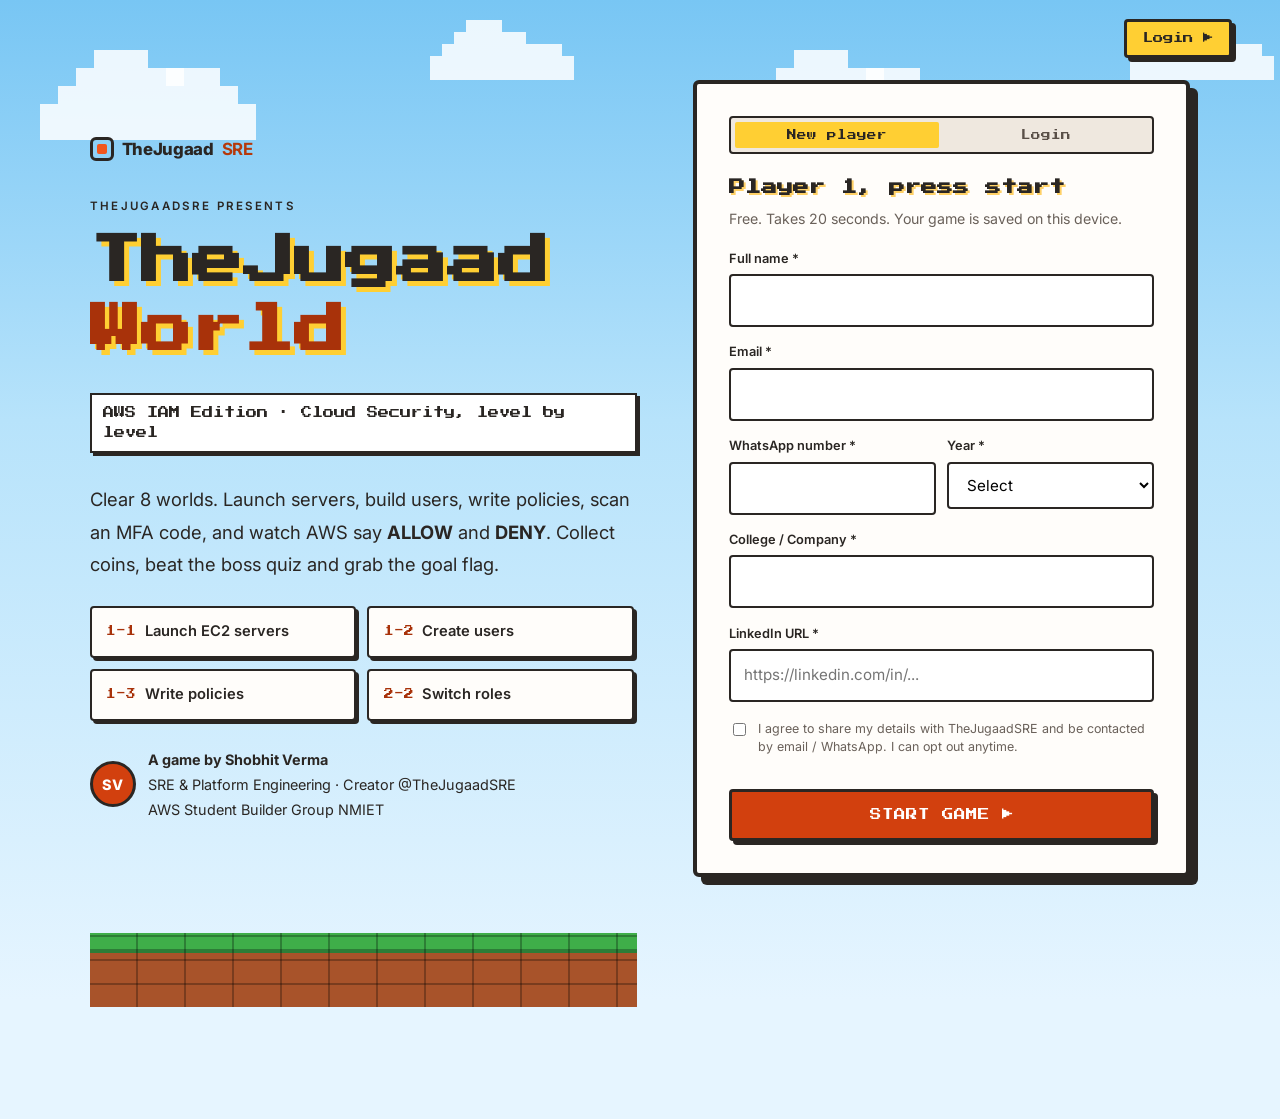
<file: index.html>
<!DOCTYPE html>
<html lang="en">
<head>
<meta charset="utf-8">
<meta name="viewport" content="width=device-width,initial-scale=1">
<title>TheJugaad World · AWS IAM Edition | TheJugaadSRE</title>
<meta name="description" content="Interactive hands-on lab: launch EC2, build IAM users, groups & policies, and test real ALLOW vs DENY scenarios. By TheJugaadSRE.">
<meta property="og:title" content="TheJugaad World · AWS IAM Edition | TheJugaadSRE">
<meta property="og:description" content="Build, break and fix AWS IAM permissions step by step.">
<link rel="preconnect" href="https://fonts.googleapis.com">
<link href="https://fonts.googleapis.com/css2?family=Inter:wght@400;500;600;700;800&family=JetBrains+Mono:wght@400;600&family=Playfair+Display:wght@600;700;800&family=Press+Start+2P&display=swap" rel="stylesheet">
<link rel="stylesheet" href="style.css?v=30">
</head>
<body>

<!-- ============ SIGN-UP GATE ============ -->
<section id="gate">
  <button type="button" class="pill-btn" id="loginBtn">Login ▶</button>
  <div class="hero">
    <div class="brand"><span class="chip"></span>TheJugaad<b>SRE</b></div>
    <p class="eyebrow" style="margin-top:2rem">TheJugaadSRE presents</p>
    <h1>TheJugaad<br><em>World</em></h1>
    <p class="sub2">AWS IAM Edition · Cloud Security, level by level</p>
    <p class="lead" style="margin-top:1.2rem">Clear 8 worlds. Launch servers, build users, write policies, scan an MFA code, and watch AWS say <b>ALLOW</b> and <b>DENY</b>. Collect coins, beat the boss quiz and grab the goal flag.</p>
    <ul>
      <li><span>1-1</span> Launch EC2 servers</li>
      <li><span>1-2</span> Create users</li>
      <li><span>1-3</span> Write policies</li>
      <li><span>2-2</span> Switch roles</li>
    </ul>
    <div class="speaker"><div class="avatar">SV</div><div><b style="color:var(--ink)">A game by Shobhit Verma</b><br>SRE &amp; Platform Engineering · Creator @TheJugaadSRE<br>AWS Student Builder Group NMIET</div></div>
  </div>

  <div class="formwrap">
  <form class="formcard" id="leadForm" novalidate>
    <div class="tabs"><button type="button" data-tab="reg" class="on">New player</button><button type="button" data-tab="log">Login</button></div>
    <h2>Player 1, press start</h2>
    <small>Free. Takes 20 seconds. Your game is saved on this device.</small>
    <label class="f" for="name">Full name *</label>
    <input type="text" id="name" name="name" autocomplete="name" required>
    <label class="f" for="email">Email *</label>
    <input type="email" id="email" name="email" autocomplete="email" required>
    <div class="row2">
      <div><label class="f" for="whatsapp">WhatsApp number *</label><input type="tel" id="whatsapp" name="whatsapp" autocomplete="tel" required></div>
      <div><label class="f" for="year">Year *</label>
        <select id="year" name="year" required><option value="">Select</option><option>1st</option><option>2nd</option><option>3rd</option><option>4th</option><option>Graduate / Working</option></select></div>
    </div>
    <label class="f" for="college">College / Company *</label>
    <input type="text" id="college" name="college" autocomplete="organization" required>
    <label class="f" for="linkedin">LinkedIn URL *</label>
    <input type="url" id="linkedin" name="linkedin" required placeholder="https://linkedin.com/in/...">
    <label class="consent"><input type="checkbox" id="consent">
      <span>I agree to share my details with TheJugaadSRE and be contacted by email / WhatsApp. I can opt out anytime.</span></label>
    <p class="err" id="formErr"></p>
    <button class="btn full" type="submit">Start game ▶</button>
    
  </form>
  <form class="formcard" id="loginForm" novalidate hidden>
    <div class="tabs"><button type="button" data-tab="reg">New player</button><button type="button" data-tab="log" class="on">Login</button></div>
    <h2>Welcome back, player</h2>
    <small>Enter the email and WhatsApp number you registered with. You won't be registered again.</small>
    <label class="f" for="lemail">Email</label>
    <input type="email" id="lemail" autocomplete="email" required>
    <label class="f" for="lwhatsapp">WhatsApp number</label>
    <input type="tel" id="lwhatsapp" autocomplete="tel" required>
    <p class="err" id="loginErr"></p>
    <button class="btn full" type="submit">Continue ▶</button>
  </form>
  </div>
  <div class="ground"></div>
</section>

<!-- ============ APP ============ -->
<div id="scrim"></div>
<div id="toast" role="status" aria-live="polite"></div>
<div id="app">
  <header class="top">
    <button id="menuBtn" aria-label="Contents">☰ Contents</button>
    <div class="brand"><span class="chip"></span>TheJugaad<b>SRE</b></div>
    <div class="grow"></div>
    <div class="hud"><span>🪙 ×<b id="coinsVal">0</b></span><span>WORLD <b id="worldVal">1-1</b></span></div>
    <div class="pbar"><i id="pfill"></i></div><div class="pct" id="ptext">0%</div>
    <div class="pts" title="Your score"><span class="lbl">SCORE</span><b id="ptsVal">00000</b></div>
    <button id="sndBtn" type="button" title="Sound effects" aria-label="Toggle sound">🔇</button>
    <div class="user" id="userMenu">
      <button type="button" id="userBtn" aria-haspopup="true" aria-expanded="false"><span class="av" id="uav">S</span><span id="uname">Hi</span><span class="car">▾</span></button>
      <div class="menu" id="menu" hidden>
        <div class="mh"><b id="mname"></b><small id="mmail"></small><small id="mcollege"></small></div>
        <div class="mp"><span>Progress</span><b id="mprog">0%</b></div>
        <div class="mp"><span>Points</span><b id="mpts">0</b></div>
        <div class="mp"><span>Rank</span><b id="mrank">-</b></div>
        <a href="#m10" class="mi">🎓 My certificate</a>
        <a href="#m0" class="mi">🏠 Start of lab</a>
        <a href="#" class="mi out" id="signout">↩ Sign out</a>
      </div>
    </div>
  </header>

  <div class="layout">
    <nav class="side" id="side"><h4>Lab modules</h4></nav>

    <main id="main">

      <!-- ===== 0 INTRO ===== -->
      <section class="module" id="m0" data-title="Introduction">
        <span class="tag">★ Press start ★</span>
        <h2>Cloud Security with AWS IAM</h2>
        <p class="sub">Let's use IAM to control access to our AWS resources.</p>
        <p class="mini">Welcome, <b id="hello">builder</b> 👋 · by Shobhit Verma · TheJugaadSRE</p>

        <div class="metagrid">
          <div><i>&gt;_</i><span><b>Difficulty</b> Easy</span></div>
          <div><i>⏳</i><span><b>Time</b> ~90 min</span></div>
          <div><i>$</i><span><b>Cost</b> Free tier</span></div>
          <div><i>☁</i><span><b>Region</b> ap-south-1</span></div>
        </div>

        <h3 class="mapt">🗺 World map</h3>
        <div class="wmap" id="worldMap"></div>

        <div class="sumhead"><span>⚡</span><h3>30 second Summary</h3></div>
        <p class="big">In AWS, a <b>user</b> is a person or a program that can do things in the cloud, just like you right now.</p>
        <p class="big">Today we'll use <span class="term">AWS Identity and Access Management (IAM)</span> to control who is signed in and what they're allowed to do.</p>
        <p class="big">We'll launch two <span class="term">EC2 instances</span> (lab and prod), then build access step by step: a <span class="term">user</span>, a <span class="term">policy</span>, a <span class="term">group</span>, <span class="term">MFA</span> on your phone, and a temporary <span class="term">role</span>. After every step you'll <b>log in as that person and prove it works</b>.</p>

        <div class="figure"><svg viewBox="0 0 900 440" xmlns="http://www.w3.org/2000/svg" font-family="Inter,sans-serif" role="img" aria-label="IAM user group attached to a policy that allows the lab instance and denies the prod instance">
  <defs><marker id="ah" viewBox="0 0 10 10" refX="8" refY="5" markerWidth="8" markerHeight="8" orient="auto"><path d="M0 0L10 5L0 10" fill="none" stroke="#2a2623" stroke-width="1.6"/></marker>
  <marker id="ag" viewBox="0 0 10 10" refX="8" refY="5" markerWidth="8" markerHeight="8" orient="auto"><path d="M0 0L10 5L0 10" fill="none" stroke="#2f8f55" stroke-width="1.8"/></marker>
  <marker id="ar" viewBox="0 0 10 10" refX="8" refY="5" markerWidth="8" markerHeight="8" orient="auto"><path d="M0 0L10 5L0 10" fill="none" stroke="#c8372d" stroke-width="1.8"/></marker></defs>
  <!-- group -->
  <rect x="30" y="110" width="230" height="230" rx="22" fill="#fdf1ef" stroke="#c8372d" stroke-width="3"/>
  <rect x="50" y="128" width="190" height="34" rx="6" fill="#fff" stroke="#e5c8c4"/><text x="145" y="151" text-anchor="middle" font-size="15" font-weight="700" fill="#2a2623">IAM USER GROUP</text>
  <circle cx="145" cy="215" r="22" fill="none" stroke="#2a2623" stroke-width="3"/><path d="M104 286c0-26 18-40 41-40s41 14 41 40z" fill="none" stroke="#2a2623" stroke-width="3"/>
  <text x="145" y="318" text-anchor="middle" font-size="18" font-weight="700" fill="#2a2623">Intern Ishaan</text>
  <circle cx="30" cy="112" r="20" fill="#2a2623"/><text x="30" y="119" text-anchor="middle" font-size="18" font-weight="700" fill="#fff">3</text>
  <!-- policy -->
  <line x1="262" y1="225" x2="372" y2="225" stroke="#2a2623" stroke-width="3" marker-end="url(#ah)"/>
  <rect x="385" y="180" width="76" height="98" rx="12" fill="#fff" stroke="#2a2623" stroke-width="3"/><rect x="408" y="170" width="30" height="18" rx="6" fill="#fff" stroke="#2a2623" stroke-width="3"/>
  <line x1="400" y1="215" x2="446" y2="215" stroke="#d4cabf" stroke-width="3"/><line x1="400" y1="235" x2="446" y2="235" stroke="#d4cabf" stroke-width="3"/><line x1="400" y1="255" x2="430" y2="255" stroke="#d4cabf" stroke-width="3"/>
  <text x="423" y="316" text-anchor="middle" font-size="18" font-weight="700" fill="#2a2623">Policy</text>
  <text x="423" y="338" text-anchor="middle" font-size="12" fill="#7a716a">Start/Stop if Env=lab</text>
  <circle cx="423" cy="150" r="20" fill="#2a2623"/><text x="423" y="157" text-anchor="middle" font-size="18" font-weight="700" fill="#fff">2</text>
  <!-- arrows -->
  <path d="M472 215 C560 215 540 130 620 130" fill="none" stroke="#2f8f55" stroke-width="3.5" marker-end="url(#ag)"/>
  <path d="M472 245 C560 245 540 330 620 330" fill="none" stroke="#c8372d" stroke-width="3.5" stroke-dasharray="9 7" marker-end="url(#ar)"/>
  <text x="548" y="165" font-size="14" font-weight="800" fill="#2f8f55">ALLOW</text><text x="548" y="312" font-size="14" font-weight="800" fill="#c8372d">DENY</text>
  <!-- ec2 -->
  <rect x="630" y="30" width="245" height="380" rx="22" fill="#fffaf0" stroke="#d9992b" stroke-width="3"/>
  <rect x="650" y="46" width="160" height="32" rx="6" fill="#fff" stroke="#ecd9b0"/><text x="730" y="68" text-anchor="middle" font-size="15" font-weight="700" fill="#2a2623">EC2 INSTANCES</text>
  <circle cx="630" cy="32" r="20" fill="#2a2623"/><text x="630" y="39" text-anchor="middle" font-size="18" font-weight="700" fill="#fff">1</text>
  <g><rect x="705" y="100" width="95" height="95" rx="6" fill="#ec7211"/><rect x="727" y="122" width="50" height="50" rx="4" fill="none" stroke="#fff" stroke-width="4"/><path d="M740 112v10M752 112v10M764 112v10M740 172v10M752 172v10M764 172v10M717 135h10M717 147h10M717 159h10M777 135h10M777 147h10M777 159h10" stroke="#fff" stroke-width="4"/></g>
  <text x="752" y="222" text-anchor="middle" font-size="18" font-weight="700" fill="#2a2623">Lab server</text><text x="752" y="242" text-anchor="middle" font-size="12" fill="#7a716a">Env = lab</text>
  <g><rect x="705" y="272" width="95" height="95" rx="6" fill="#ec7211"/><rect x="727" y="294" width="50" height="50" rx="4" fill="none" stroke="#fff" stroke-width="4"/><path d="M740 284v10M752 284v10M764 284v10M740 344v10M752 344v10M764 344v10M717 307h10M717 319h10M717 331h10M777 307h10M777 319h10M777 331h10" stroke="#fff" stroke-width="4"/></g>
  <text x="752" y="392" text-anchor="middle" font-size="18" font-weight="700" fill="#2a2623">Prod server</text>
</svg></div>
        <p class="cap">Today's game plan.</p>

        <p><b>Get ready to create (and learn from scratch):</b></p>
        <ul class="skills">
          <li>💻 EC2 instances and tags</li><li>👤 IAM users, and the "deny by default" rule</li><li>📐 IAM policies (JSON) and user groups</li><li>📱 MFA with the authenticator app on your phone</li><li>🎭 IAM roles: temporary access</li><li>🕵️ Policy Simulator</li>
        </ul>

        <div class="scenario"><b>The story.</b> You've just joined <b>Jugaad Corp</b> as the first SRE. An intern, <b>Ishaan</b>, starts Monday. Your manager says: "He needs to restart the lab server. He must never touch production." Your job: make that sentence true in AWS.</div>

        <div class="callout jugaad"><b class="t">🎮 Play for points</b>
          <p><b>+5</b> for every task you tick · <b>+5</b> for every quiz answer you get right. Your total, your rank and a score card go on your certificate.</p></div>

        <div class="concept"><h4>What is IAM?</h4>
          <p><b>IAM</b> = <b>I</b>dentity and <b>A</b>ccess <b>M</b>anagement. It's the AWS service that answers two questions on every single request: <b>Who are you?</b> (authentication) and <b>What are you allowed to do?</b> (authorization).</p>
          <p class="ana">Analogy: an office building. IAM is the reception desk + key-card system. Users are people with ID cards, groups are departments (Finance, Engineering), policies are the rules printed on the card: "Floor 3 only, 9 to 6".</p>
          <p>IAM is free and global (not tied to a region).</p></div>

        <h3>Setup</h3>
        <div class="task"><input type="checkbox" id="t0a" data-task><label for="t0a">Sign in to your AWS account as an admin-level IAM user (or root only if you have nothing else)</label>
          <div class="detail"><p>No account? Create one at <a href="https://aws.amazon.com/free" target="_blank" rel="noopener">aws.amazon.com/free</a>. Set a billing alert: Billing → Budgets → Create budget → "Zero spend budget".</p>
          <details class="hint"><summary>Root vs IAM user: which to use?</summary><p>Root = the email you signed up with. It can do <i>everything</i>, including close the account. Use it only for rare account-level tasks. Everything else: an IAM/Identity Center admin user with MFA. Today it's OK to use root if you don't have one yet, and we'll improve that in the hardening module.</p></details></div></div>
        <div class="task"><input type="checkbox" id="t0b" data-task><label for="t0b">Set the region (top-right) to <b>Asia Pacific (Mumbai) ap-south-1</b></label>
          <div class="detail"><div class="concept"><h4>What is a Region?</h4><p>A physical location where AWS runs data centres (Mumbai, Singapore, N. Virginia…). Resources you create (like EC2) live in <b>one region</b>. Pick one near your users for speed; pick the one where your free tier applies. IAM stuff (users, policies) is global, so it works across regions.</p></div></div></div>
        <div class="task"><input type="checkbox" id="t0c" data-task><label for="t0c">Open a second <b>incognito/private</b> window and leave it blank for later</label>
          <div class="detail"><p>It lets you stay logged in as admin in one window while testing the intern in the other. (Different browser profile works too.)</p></div></div>
        <div class="callout jugaad"><b class="t">Jugaad mindset</b><p>Jugaad = a clever fix with what you've got. In SRE that means <i>the smallest permission that works</i>. Never hand out <span class="inl">AdministratorAccess</span> "just to make it work".</p></div>
      </section>

      <!-- ===== 1 EC2 ===== -->
      <section class="module" id="m1" data-title="Launch EC2 instances">
        <span class="tag">World 1-1 · Build</span>
        <h2>Launch two EC2 instances</h2>
        <div class="scenario">Jugaad Corp has a <b>lab</b> server where experiments happen and a <b>prod</b> server that customers use. Everything we do next exists to protect these two.</div>
        <div class="goal"><b>By the end of this module you'll have:</b><ul><li><span class="inl">jugaad-lab-server</span> tagged <span class="inl">Env=lab</span></li><li><span class="inl">jugaad-prod-server</span> tagged <span class="inl">Env=prod</span></li><li>Proof, as admin, that you can control both (our baseline)</li></ul></div>

        <div class="concept"><h4>What is EC2?</h4>
          <p><b>EC2</b> = <b>E</b>lastic <b>C</b>ompute <b>C</b>loud (two C's, hence EC2). It rents you virtual computers ("instances") by the second. You choose the OS, CPU, memory, and AWS runs it in a data centre.</p>
          <p class="ana">Analogy: renting a laptop from a giant warehouse. Switch it on, use it, switch it off, pay only while it's on.</p></div>

        <h3>Launch instance #1 (lab)</h3>
        <div class="task"><input type="checkbox" id="t1a" data-task><label for="t1a">Search <b>EC2</b> in the top bar → <b>Instances</b> → <b>Launch instances</b></label></div>
        <div class="task"><input type="checkbox" id="t1b" data-task><label for="t1b">Name: <span class="inl">jugaad-lab-server</span></label>
          <div class="detail"><p>Click <b>Add additional tags</b> → Key <span class="inl">Env</span>, Value <span class="inl">lab</span>, Resource type <b>Instances</b>.</p>
          <div class="concept"><h4>Why are we adding a tag?</h4><p>A <b>tag</b> is a label (key + value) on an AWS resource. Our IAM policy will say "allow stop/start only if <span class="inl">Env</span> is <span class="inl">lab</span>". Without the tag, the policy has nothing to match. Tag keys and values are <b>case-sensitive</b>: <span class="inl">env</span> ≠ <span class="inl">Env</span>.</p></div></div></div>
        <div class="task"><input type="checkbox" id="t1c" data-task><label for="t1c">AMI: <b>Amazon Linux 2023</b></label>
          <div class="detail"><div class="concept"><h4>What is an AMI?</h4><p><b>Amazon Machine Image</b>: the template of the operating system (+ pre-installed software) your instance starts from.</p></div>
          <div class="options"><h4>Options &amp; what to choose</h4><table>
            <tr><th>Option</th><th>When to use</th></tr>
            <tr class="pick"><td>Amazon Linux 2023</td><td>Default for AWS work: free-tier eligible, tuned for AWS, patched by Amazon. Our pick.</td></tr>
            <tr><td>Ubuntu</td><td>If your team/tutorials use Ubuntu and apt.</td></tr>
            <tr><td>Windows Server</td><td>.NET / Windows apps. Costs more (licence).</td></tr>
            <tr><td>macOS</td><td>iOS/macOS build farms. Expensive, 24h minimum.</td></tr></table></div></div></div>
        <div class="task"><input type="checkbox" id="t1d" data-task><label for="t1d">Instance type: <b>t3.micro</b> (or <b>t2.micro</b> if that is the one marked <i>Free tier eligible</i> in your region)</label>
          <div class="detail"><div class="concept"><h4>What is an instance type?</h4><p>The hardware size: vCPUs and RAM. Name pattern: family + generation . size, e.g. <b>t3.micro</b> = family <b>t</b> (burstable, cheap), generation <b>3</b>, size <b>micro</b> (2 vCPU, 1 GiB RAM).</p></div>
          <div class="options"><h4>Options &amp; what to choose</h4><table>
            <tr><th>Family</th><th>Good for</th></tr>
            <tr class="pick"><td>t (t3, t2)</td><td>Light/bursty workloads, learning. Our pick.</td></tr>
            <tr><td>m (general purpose)</td><td>Balanced production apps</td></tr>
            <tr><td>c (compute)</td><td>CPU-heavy: builds, encoding</td></tr>
            <tr><td>r (memory)</td><td>Databases, caches</td></tr></table></div>
          <p class="mini">Newer AWS accounts may use a credits-based free plan instead of "free tier eligible" labels. Either way, micro for a short lab costs cents.</p></div></div>
        <div class="task"><input type="checkbox" id="t1e" data-task><label for="t1e">Key pair: <b>Proceed without a key pair</b></label>
          <div class="detail"><div class="concept"><h4>What is a key pair?</h4><p>A public/private key used to SSH into a Linux instance. AWS keeps the public half, you download the private <span class="inl">.pem</span> file once.</p></div>
          <div class="options"><h4>Options &amp; what to choose</h4><table>
            <tr><th>Option</th><th>When</th></tr>
            <tr class="pick"><td>Proceed without a key pair</td><td>Today: we never log in to the machine, we only control it from the console.</td></tr>
            <tr><td>Create new key pair (RSA / ED25519)</td><td>When you do need SSH. ED25519 is newer and smaller; RSA is the most compatible. Keep the .pem file private.</td></tr>
            <tr><td>Use existing</td><td>Reuse a key you already created</td></tr></table></div>
          <p class="mini">In real jobs, prefer SSM Session Manager (no open port, no key files).</p></div></div>
        <div class="task"><input type="checkbox" id="t1f" data-task><label for="t1f">Network settings: keep defaults, <b>remove SSH access</b> (untick "Allow SSH traffic") if shown</label>
          <div class="detail"><div class="concept"><h4>What is a security group?</h4><p>A virtual firewall around the instance. Rules say which traffic may reach it (port 22 = SSH, 80 = HTTP, 443 = HTTPS). Everything not allowed is blocked.</p></div>
          <div class="options"><h4>Options &amp; what to choose</h4><table>
            <tr><th>Setting</th><th>Pick</th></tr>
            <tr class="pick"><td>Create security group, no inbound rules</td><td>Safest for today. Nothing can reach the machine.</td></tr>
            <tr><td>SSH from "Anywhere" (0.0.0.0/0)</td><td>Avoid. The whole internet can try to log in.</td></tr>
            <tr><td>SSH from "My IP"</td><td>OK if you really need SSH.</td></tr></table></div></div></div>
        <div class="task"><input type="checkbox" id="t1g" data-task><label for="t1g">Storage: leave default (8 GiB gp3) → <b>Launch instance</b></label>
          <div class="detail"><p><b>gp3</b> is the current general-purpose SSD volume. Default is fine; bigger disks cost more.</p></div></div>

        <h3>Launch instance #2 (prod)</h3>
        <div class="task"><input type="checkbox" id="t1h" data-task><label for="t1h">Repeat with name <span class="inl">jugaad-prod-server</span> and tag <span class="inl">Env</span> = <span class="inl">prod</span></label>
          <div class="detail"><p>Same AMI, type, no key pair. Only the name and tag value change.</p></div></div>
        <div class="task"><input type="checkbox" id="t1i" data-task><label for="t1i">Wait until both show <b>Running</b> with <b>2/2 checks passed</b></label></div>

        <h3 class="prove">🎯 Prove it: you, the admin, can control both</h3>
        <div class="task"><input type="checkbox" id="t1j" data-task><label for="t1j">In the Instances search box type <span class="inl">tag:Env=lab</span> and press Enter. Only the lab server should remain</label>
          <div class="detail"><p>That's exactly how IAM will "see" your tag later. Clear the filter, then try <span class="inl">tag:Env=prod</span>.</p></div></div>
        <div class="task"><input type="checkbox" id="t1k" data-task><label for="t1k">Select <span class="inl">jugaad-lab-server</span> → <b>Instance state → Stop instance</b> → wait for <b>Stopped</b> → <b>Start instance</b> again</label>
          <div class="detail"><p>It worked because you're an admin. <b>Remember this feeling</b>: in the next modules an intern will try the same click and AWS will say no.</p></div></div>
        <div class="check">Two tagged instances, and you've seen that an admin can stop and start both. This is our baseline.</div>
        <details class="stuck"><summary>Feeling stuck? Common problems</summary>
          <ul><li><b>Can't find "Launch instances":</b> make sure you're in EC2 → Instances, not "Dashboard".</li><li><b>Instance type not available:</b> pick another micro/small the console lists.</li><li><b>Vcpu limit error:</b> new accounts have low limits. Try another region or ask AWS Support to raise it.</li></ul></details>
      </section>

      <!-- ===== 2 ALIAS + INTERN ===== -->
      <section class="module" id="m2" data-title="Create a user & see DENY">
        <span class="tag">World 1-2 · Users</span>
        <h2>Create a user and meet "implicit deny"</h2>
        <div class="scenario">Intern Ishaan starts Monday. You create his account first, and before giving him anything, you check what a brand-new user can do.</div>
        <div class="goal"><b>By the end of this module you'll have:</b><ul><li>A friendly sign-in URL (account alias)</li><li>User <span class="inl">jugaad-intern</span></li><li>Seen, from his login, that a new user can do <b>nothing</b></li></ul></div>

        <div class="concept"><h4>What is an account alias?</h4><p>A nickname for your AWS account that becomes part of your users' sign-in URL: <span class="inl">https://&lt;alias&gt;.signin.aws.amazon.com/console</span> instead of the 12-digit account number. Easier to remember, share and trust.</p>
          <p class="mini">Rules: 3–63 characters, lowercase letters, digits, hyphens; must be unique across all of AWS.</p></div>
        <div class="task"><input type="checkbox" id="t2a" data-task><label for="t2a">IAM → <b>Dashboard</b> → right side <b>Account Alias</b> → <b>Create</b></label>
          <div class="detail"><p>Try <span class="inl">jugaad-corp-&lt;your-name&gt;-&lt;digits&gt;</span>. If it's taken, tweak it. Copy the <b>Sign-in URL for IAM users</b> into a notepad.</p></div></div>

        <div class="concept"><h4>What is an IAM user?</h4><p>A person or app inside your AWS account, with its own name and long-term credentials (a password, and optionally access keys). By itself a user can do nothing; permissions are given separately.</p></div>
        <div class="options"><h4>Users, groups, roles: what's the difference?</h4>
          <table><tr><th>Identity</th><th>Is…</th><th>Use for</th></tr>
            <tr class="pick"><td>User</td><td>A person/app with long-term credentials</td><td>Individual humans (in small setups)</td></tr>
            <tr><td>Group</td><td>A collection of users sharing permissions</td><td>Teams: "operators", "viewers"</td></tr>
            <tr><td>Role</td><td>An identity you <i>assume</i> temporarily, no password</td><td>Servers, apps, cross-account, short elevated access (Module 6)</td></tr></table></div>

        <h3>Create the intern</h3>
        <div class="task"><input type="checkbox" id="t2b" data-task><label for="t2b">IAM → <b>Users</b> → <b>Create user</b> → name <span class="inl">jugaad-intern</span> → tick <b>Provide user access to the AWS Management Console</b></label>
          <div class="detail">
          <div class="options"><h4>Options &amp; what to choose</h4><table><tr><th>Choice</th><th>Notes</th></tr>
            <tr class="pick"><td>"I want to create an IAM user"</td><td>Fine for a lab; simple.</td></tr>
            <tr><td>"Specify a user in Identity Center"</td><td>AWS-recommended for real companies (SSO, temp credentials). Needs an Organization setup.</td></tr>
            <tr><td>Custom password</td><td>Type one now (we'll share it in-room). "Autogenerated" is better in real life.</td></tr>
            <tr><td>"Users must create a new password at next sign-in"</td><td>Best practice in real life. Untick for today to save time.</td></tr></table></div></div></div>
        <div class="task"><input type="checkbox" id="t2c" data-task><label for="t2c">Permissions screen: choose <b>Add user to group</b> but <b>do not tick any group</b> → Next → <b>Create user</b></label>
          <div class="detail"><div class="options"><h4>Options &amp; what to choose</h4><table><tr><th>Option</th><th>Use</th></tr>
            <tr class="pick"><td>Add user to group</td><td>Always the default choice. Scales to hundreds of users. (We'll add him to a group in Module 3.)</td></tr>
            <tr><td>Copy permissions</td><td>Clone an existing user; carries all their oddities along</td></tr>
            <tr><td>Attach policies directly</td><td>One-offs only; becomes unmanageable fast</td></tr></table></div></div></div>
        <div class="task"><input type="checkbox" id="t2d" data-task><label for="t2d">Save the password and sign-in URL (download .csv or copy)</label>
          <div class="detail"><p>This is the <b>only time</b> AWS shows the password. Lost? An admin can reset it, but nobody can read it.</p></div></div>

        <h3 class="prove">🎯 Prove it: log in as the intern</h3>
        <div class="task"><input type="checkbox" id="t2e" data-task><label for="t2e">In your <b>incognito window</b> open the alias sign-in URL and log in as <span class="inl">jugaad-intern</span></label>
          <div class="detail"><p>Account = your alias (pre-filled), IAM user name <span class="inl">jugaad-intern</span>, your password. Set the region to ap-south-1.</p></div></div>
        <div class="task"><input type="checkbox" id="t2f" data-task><label for="t2f">Open <b>EC2 → Instances</b> as the intern</label>
          <div class="detail"><p>You'll see red <b>"You are not authorized to perform…"</b> messages, and no instances. Click <b>Instance state</b> on anything you can find: nothing works.</p>
          <details class="hint"><summary>Reading the error message</summary><p>It tells you <b>who</b> (the user ARN), <b>what</b> (e.g. ec2:DescribeInstances) and <b>why</b> ("no identity-based policy allows" = implicit deny). This message is your best debugging friend.</p></details></div></div>
        <div class="check">The intern can log in but can do nothing. AWS is <b>deny by default</b>. Keep this incognito window open: you'll refresh it after each module.</div>
        <div class="callout sre"><b class="t">SRE note</b><p>Real teams: SSO (IAM Identity Center) + roles, short-lived credentials, MFA everywhere. IAM users make the concepts visible today.</p></div>
      </section>

      <!-- ===== 3 POLICY + GROUP ===== -->
      <section class="module" id="m3" data-title="Policy + group = access">
        <span class="tag">World 1-3 · Policies</span>
        <h2>Write a policy, attach it, watch ALLOW and DENY appear</h2>
        <div class="scenario">Time to turn your manager's sentence into JSON: "restart lab, never touch prod". Then test it on Ishaan, live.</div>
        <div class="goal"><b>By the end of this module you'll have:</b><ul><li>Policy <span class="inl">JugaadLabOperator</span></li><li>Group <span class="inl">jugaad-operators</span> containing the intern</li><li>Proof the intern can stop lab but not prod</li></ul></div>

        <h3>What do IAM Policies do?</h3>
        <p>An IAM policy is a written rule that says <b>who can do what</b> with your AWS resources. Every time someone tries to start a server, open a bucket or read a secret, AWS checks the policies that apply to them and answers ALLOW or DENY.</p>
        <p>On their own, policies do nothing. They only take effect once they are <b>attached</b> to a user, a user group or a role. Attach one to a group and everyone in that group gets the same rules.</p>
        <p>Without any policy, the answer is always DENY. That's exactly what you saw in the last module.</p>

        <div class="options"><h4>Types of policy: what to choose</h4><table>
          <tr><th>Type</th><th>What it is</th><th>When</th></tr>
          <tr><td>AWS managed</td><td>Written &amp; updated by AWS (e.g. <span class="inl">AmazonEC2ReadOnlyAccess</span>)</td><td>Quick start; often broader than you need</td></tr>
          <tr class="pick"><td>Customer managed</td><td>You write it, reusable on many identities, versioned</td><td>Our pick: precise and reusable</td></tr>
          <tr><td>Inline</td><td>Embedded in one single user/group/role</td><td>Rare one-offs; hard to audit</td></tr></table></div>

        <h3>Create the policy</h3>
        <div class="task"><input type="checkbox" id="t3a" data-task><label for="t3a">Search <b>IAM</b> → <b>Policies</b> → <b>Create policy</b></label></div>
        <div class="task"><input type="checkbox" id="t3b" data-task><label for="t3b">Switch the editor from <b>Visual</b> to <b>JSON</b>, delete the sample, and paste this</label>
          <div class="detail">
            <div class="options"><h4>Visual vs JSON editor</h4><table><tr><th>Mode</th><th>Pick when</th></tr>
              <tr><td>Visual</td><td>Learning, small policies, you want dropdowns</td></tr>
              <tr class="pick"><td>JSON</td><td>Our pick: faster, copy-pasteable, what you'll see in real repos</td></tr></table></div>
            <div class="code"><span class="fn">JugaadLabOperator.json</span><button class="copy">Copy</button><pre><code>{
  "Version": "2012-10-17",
  "Statement": [
    {
      "Sid": "SeeEverything",
      "Effect": "Allow",
      "Action": "ec2:Describe*",
      "Resource": "*"
    },
    {
      "Sid": "StartStopOnlyLabTagged",
      "Effect": "Allow",
      "Action": [
        "ec2:StartInstances",
        "ec2:StopInstances"
      ],
      "Resource": "arn:aws:ec2:*:*:instance/*",
      "Condition": {
        "StringEquals": { "aws:ResourceTag/Env": "lab" }
      }
    }
  ]
}</code></pre></div>
            <details class="hint"><summary>Read it like a sentence</summary>
              <p><b>Rule 1:</b> allow listing/viewing EC2 things everywhere. (Describe actions can't be limited per-resource, so <span class="inl">*</span> is required.)<br><b>Rule 2:</b> allow starting and stopping instances, <i>but only if</i> the instance's <span class="inl">Env</span> tag equals <span class="inl">lab</span>.</p>
              <p>Nothing grants terminate, create or delete, so those stay denied by default.</p></details></div></div>
        <div class="callout sre"><b class="t">What are we doing right now?</b>
          <p>We're writing the rule in JSON, the format AWS stores every policy in. The pasted policy has two statements: one lets people <i>see</i> EC2 resources, the other lets them <i>start and stop</i> only the instances tagged <span class="inl">Env=lab</span>. Nothing else is granted, so prod stays untouched.</p></div>
        <div class="task"><input type="checkbox" id="t3c" data-task><label for="t3c"><b>Next</b> → Policy name <span class="inl">JugaadLabOperator</span> → <b>Create policy</b></label>
          <div class="detail"><p>Add a description like "Start/stop Env=lab EC2 only". Future you will thank you.</p></div></div>

        <h3>Extra for Experts: how are JSON policies structured?</h3>
        <p>Let's unpack the policy you just pasted. Every policy is built from the same few pieces:</p>
        <p><b>Version</b><br>The policy language version. It's always <span class="inl">2012-10-17</span>, the current one.</p>
        <p><b>Statement</b><br>The main body: a list of rules. Our policy has two. Each rule can carry an optional <span class="inl">Sid</span>, a human-readable label such as <span class="inl">SeeEverything</span>.</p>
        <p><b>Effect</b><br><span class="inl">Allow</span> or <span class="inl">Deny</span>. If two rules clash, an explicit Deny always wins.</p>
        <p><b>Action</b><br>The things a person may do, written as <span class="inl">service:Operation</span>, for example <span class="inl">ec2:StopInstances</span>. A star is a wildcard, so <span class="inl">ec2:Describe*</span> covers every Describe action.</p>
        <p><b>Resource</b><br>What the rule applies to, written as an ARN (Amazon Resource Name). A single <span class="inl">*</span> means everything. Ours points at EC2 instances only.</p>
        <p><b>Condition (optional)</b><br>An extra "only if" test. Ours checks the instance tag, so the rule applies only when <span class="inl">Env</span> equals <span class="inl">lab</span>. Conditions can also check IP address, time of day or whether MFA was used.</p>

        <h3>Attach it through a group</h3>
        <div class="concept"><h4>What is a user group?</h4><p>A collection of users that share the same permissions. You attach policies to the <b>group</b>, then add people. When someone changes team you move them, you don't rewrite policies.</p></div>
        <div class="task"><input type="checkbox" id="t3d" data-task><label for="t3d">IAM → <b>User groups</b> → <b>Create group</b> → name <span class="inl">jugaad-operators</span></label></div>
        <div class="task"><input type="checkbox" id="t3e" data-task><label for="t3e">Add user <span class="inl">jugaad-intern</span> and attach policy <span class="inl">JugaadLabOperator</span> → <b>Create user group</b></label></div>

        <h3 class="prove">🎯 Prove it: the intern's new powers</h3>
        <div class="task"><input type="checkbox" id="t3f" data-task><label for="t3f">In the incognito window <b>refresh</b> EC2 → Instances as <span class="inl">jugaad-intern</span> (wait ~30 seconds if it still errors)</label>
          <div class="detail"><p>The red errors disappear and you now see both servers. <span class="pill a">ALLOW</span> View.</p></div></div>
        <div class="task"><input type="checkbox" id="t3g" data-task><label for="t3g">Stop <span class="inl">jugaad-lab-server</span> as the intern</label>
          <div class="detail"><p><b>Instance state → Stop instance</b> works. <span class="pill a">ALLOW</span> Stop lab. (Start it again.)</p></div></div>
        <div class="task"><input type="checkbox" id="t3h" data-task><label for="t3h">Now try to stop <span class="inl">jugaad-prod-server</span></label>
          <div class="detail"><p>Red banner: <i>"You are not authorized to perform: ec2:StopInstances"</i>. <span class="pill d">DENY</span> Stop prod. Same user, same action, different tag.</p></div></div>
        <div class="task"><input type="checkbox" id="t3i" data-task><label for="t3i">Try <b>Instance state → Terminate</b> on the lab server, then open the S3 console</label>
          <div class="detail"><p>Both <span class="pill d">DENY</span>. Nobody granted those actions, so the default applies.</p></div></div>
        <div class="task"><input type="checkbox" id="t3j" data-task><label for="t3j"><b>Tag experiment:</b> as admin change the lab server's <span class="inl">Env</span> tag to <span class="inl">dev</span>. Retry Stop as the intern, then change it back to <span class="inl">lab</span></label>
          <div class="detail"><p>Same user, same policy, different tag → DENY. That's tag-based access control (ABAC) in action.</p></div></div>
        <div class="concept"><h4>How AWS decides: ALLOW vs DENY</h4>
          <div class="flow"><div>Request arrives</div>→<div>Any matching explicit <b>Deny</b>?</div>→<div class="x">Yes → DENY</div><div>No →</div><div>Any matching <b>Allow</b>?</div>→<div class="y">Yes → ALLOW</div><div class="x">No → implicit DENY</div></div>
          <p><b>Power order:</b> explicit Deny &gt; Allow &gt; implicit Deny (the default).</p></div>
        <div class="check">The intern controls only the lab server. "Never touch prod" is now enforced by AWS, not by trust.</div>
        <details class="stuck"><summary>Feeling stuck? Lab stop is being denied</summary>
          <ul><li>Tag spelled differently? Must be exactly <span class="inl">Env</span>=<span class="inl">lab</span>.</li><li>Is the intern really in <span class="inl">jugaad-operators</span>? IAM → User groups → Users tab.</li><li>Is <span class="inl">JugaadLabOperator</span> on the group? Check the Permissions tab.</li><li>Red marker in the JSON editor = a missing comma/bracket. Re-copy with the Copy button.</li><li>Wait ~30 seconds after changes; IAM is eventually consistent.</li></ul></details>
      </section>

      <!-- ===== 4 VIEWER ===== -->
      <section class="module" id="m4" data-title="Read-only viewer">
        <span class="tag">World 1-4 · Viewer</span>
        <h2>Give a second user read-only access</h2>
        <div class="scenario">Viewer Vidya in finance only needs to <i>look</i> at the servers. No need to write a policy: AWS already has a ready-made one.</div>
        <div class="goal"><b>By the end of this module you'll have:</b><ul><li>Group <span class="inl">jugaad-viewers</span> using an AWS managed policy</li><li>User <span class="inl">jugaad-viewer</span></li><li>Proof that viewing works but even the lab server can't be stopped</li></ul></div>

        <div class="task"><input type="checkbox" id="t4a" data-task><label for="t4a">IAM → <b>User groups</b> → <b>Create group</b> → name <span class="inl">jugaad-viewers</span> → attach AWS managed <span class="inl">AmazonEC2ReadOnlyAccess</span></label>
          <div class="detail"><p>Notice: this time you didn't write JSON. AWS managed policies are quick, but often broader than you need. Open it and skim the JSON: it has no Start/Stop actions at all.</p></div></div>
        <div class="task"><input type="checkbox" id="t4b" data-task><label for="t4b">Create user <span class="inl">jugaad-viewer</span> (console access, custom password) and add to <span class="inl">jugaad-viewers</span></label></div>

        <h3 class="prove">🎯 Prove it: log in as the viewer</h3>
        <div class="task"><input type="checkbox" id="t4c" data-task><label for="t4c">Sign the intern out, then log in to the incognito window as <span class="inl">jugaad-viewer</span></label></div>
        <div class="task"><input type="checkbox" id="t4d" data-task><label for="t4d">View EC2 → Instances <span class="pill a">ALLOW</span>, then try to stop the <b>lab</b> server <span class="pill d">DENY</span></label>
          <div class="detail"><p>The intern could stop lab; the viewer can't. Two users, two groups, two policies, two different results from the same screen.</p></div></div>
        <div class="check">Viewer can look, can't touch.</div>
      </section>

      <!-- ===== 5 MFA ===== -->
      <section class="module" id="m5" data-title="Secure the intern with MFA">
        <span class="tag">World 2-1 · MFA</span>
        <h2>Lock the intern's login with MFA (use your phone)</h2>
        <div class="scenario">Ishaan reuses passwords everywhere. If his password leaks, someone could stop your lab server. Let's make a stolen password useless by tying his login to a phone.</div>
        <div class="goal"><b>By the end of this module you'll have:</b><ul><li>An MFA device on <span class="inl">jugaad-intern</span> using an authenticator app on <b>your phone</b></li><li>Logged in with password <i>and</i> the 6-digit code</li><li>Seen a wrong code get rejected</li></ul></div>

        <div class="concept"><h4>What is MFA?</h4><p><b>Multi-Factor Authentication</b>: you prove who you are with two different things: something you <b>know</b> (password) and something you <b>have</b> (your phone generating a code that changes every 30 seconds). A leaked password alone is no longer enough.</p></div>
        <div class="options"><h4>MFA options &amp; what to choose</h4><table><tr><th>Type</th><th>Notes</th></tr>
          <tr class="pick"><td>Authenticator app (virtual MFA)</td><td>Free, takes a minute. Google Authenticator, Microsoft Authenticator, Authy. Our pick.</td></tr>
          <tr><td>Passkey / security key (FIDO2)</td><td>Strongest, phishing-resistant. Needs a compatible device or hardware key.</td></tr>
          <tr><td>Hardware TOTP token</td><td>A physical keyfob. Used by some regulated companies.</td></tr></table></div>

        <h3>Set it up</h3>
        <div class="task"><input type="checkbox" id="t5a" data-task><label for="t5a">Install an authenticator app on your phone (Google Authenticator or Microsoft Authenticator)</label></div>
        <div class="task"><input type="checkbox" id="t5b" data-task><label for="t5b">As admin: IAM → <b>Users</b> → <span class="inl">jugaad-intern</span> → <b>Security credentials</b> → <b>Assign MFA device</b></label>
          <div class="detail"><p>Device name <span class="inl">intern-phone</span> → choose <b>Authenticator app</b> → Next.</p></div></div>
        <div class="task"><input type="checkbox" id="t5c" data-task><label for="t5c">Scan the QR code with the app on your phone</label>
          <div class="detail"><p>A new entry "AWS … jugaad-intern" appears in your app with a 6-digit code.</p>
          <details class="hint"><summary>Can't scan?</summary><p>Click <b>Show secret key</b> and type it into the app manually.</p></details></div></div>
        <div class="task"><input type="checkbox" id="t5d" data-task><label for="t5d">Enter <b>two consecutive codes</b> (wait ~30 seconds for the second one) → <b>Add MFA</b></label>
          <div class="detail"><p>AWS asks for two codes to confirm the clock on your phone and AWS agree.</p></div></div>

        <h3 class="prove">🎯 Prove it: log in with the code</h3>
        <div class="task"><input type="checkbox" id="t5e" data-task><label for="t5e">In the incognito window sign out, then start logging in as <span class="inl">jugaad-intern</span></label>
          <div class="detail"><p>After the password a new screen asks for an <b>MFA code</b>. A thief with only the password stops here.</p></div></div>
        <div class="task"><input type="checkbox" id="t5f" data-task><label for="t5f">Type a <b>wrong</b> code first (e.g. 000000)</label>
          <div class="detail"><p>AWS rejects it. Now open your phone, read the real 6-digit code, and enter it before it refreshes.</p></div></div>
        <div class="task"><input type="checkbox" id="t5g" data-task><label for="t5g">You're in as the intern. Stop the lab server once more to confirm permissions still work</label></div>
        <div class="check">Logging in as the intern now needs <b>password + phone</b>. Permissions are unchanged. MFA only protects <i>who gets in</i>.</div>
        <div class="callout jugaad"><b class="t">Jugaad tip</b><p>Do this for your own admin user too, and for the root user. In real companies you can even write policies that <i>deny everything unless MFA was used</i>, using the condition <span class="inl">aws:MultiFactorAuthPresent</span>.</p></div>
      </section>

      <!-- ===== 6 ROLE ===== -->
      <section class="module" id="m6" data-title="Roles: temporary access">
        <span class="tag">World 2-2 · Roles</span>
        <h2>Roles: borrow powers for an hour</h2>
        <div class="scenario">Prod is on fire at 2 a.m. and Ishaan is the only one online. You don't want to give him permanent prod access, so you create a role he can <b>switch into</b> for a short time.</div>
        <div class="goal"><b>By the end of this module you'll have:</b><ul><li>Policy + role <span class="inl">JugaadProdOperator</span></li><li>A permission letting the operators group assume that role</li><li>Proof: the intern stops prod while wearing the role, and is denied again after switching back</li></ul></div>

        <div class="concept"><h4>What is an IAM role?</h4><p>An identity with permissions but <b>no password and no permanent keys</b>. Someone (or something) <b>assumes</b> it and receives temporary credentials that expire, 1 hour by default. A role has two parts: a <b>trust policy</b> (who may assume it) and <b>permission policies</b> (what it can do).</p>
          <p class="ana">Analogy: a hotel master key card kept at reception. You borrow it for a while, do the job, hand it back.</p></div>
        <div class="options"><h4>Who can assume a role: what to choose</h4><table><tr><th>Trusted entity</th><th>Use for</th></tr>
          <tr><td>AWS service</td><td>EC2, Lambda etc. needing to call other AWS services</td></tr>
          <tr class="pick"><td>AWS account (this account)</td><td>People in your account borrowing extra access. Our pick.</td></tr>
          <tr><td>AWS account (another)</td><td>Cross-account access, partners</td></tr>
          <tr><td>Web identity / SAML</td><td>Login with Google/Cognito or company SSO</td></tr></table></div>

        <h3>Create the role's permissions</h3>
        <div class="task"><input type="checkbox" id="t6a" data-task><label for="t6a">IAM → Policies → Create policy → JSON → paste → name <span class="inl">JugaadProdOperatorPolicy</span></label>
          <div class="detail"><div class="code"><span class="fn">JugaadProdOperatorPolicy.json</span><button class="copy">Copy</button><pre><code>{
  "Version": "2012-10-17",
  "Statement": [
    {
      "Effect": "Allow",
      "Action": "ec2:Describe*",
      "Resource": "*"
    },
    {
      "Effect": "Allow",
      "Action": ["ec2:StartInstances", "ec2:StopInstances"],
      "Resource": "arn:aws:ec2:*:*:instance/*",
      "Condition": {
        "StringEquals": { "aws:ResourceTag/Env": "prod" }
      }
    }
  ]
}</code></pre></div>
          <p>Same shape as before, only the tag value changed to <span class="inl">prod</span>.</p></div></div>
        <div class="task"><input type="checkbox" id="t6b" data-task><label for="t6b">IAM → <b>Roles</b> → <b>Create role</b> → Trusted entity: <b>AWS account</b> → <b>This account</b> → Next</label></div>
        <div class="task"><input type="checkbox" id="t6c" data-task><label for="t6c">Attach <span class="inl">JugaadProdOperatorPolicy</span> → name the role <span class="inl">JugaadProdOperator</span> → <b>Create role</b></label></div>

        <h3>Let the operators group assume it</h3>
        <div class="task"><input type="checkbox" id="t6d" data-task><label for="t6d">Find your 12-digit <b>Account ID</b> (top-right menu) and create a policy <span class="inl">JugaadAssumeProdRole</span> with this JSON</label>
          <div class="detail"><div class="code"><span class="fn">JugaadAssumeProdRole.json</span><button class="copy">Copy</button><pre><code>{
  "Version": "2012-10-17",
  "Statement": [{
    "Effect": "Allow",
    "Action": "sts:AssumeRole",
    "Resource": "arn:aws:iam::&lt;ACCOUNT_ID&gt;:role/JugaadProdOperator"
  }]
}</code></pre></div>
          <p>Replace <span class="inl">&lt;ACCOUNT_ID&gt;</span> with your number. <b>sts:AssumeRole</b> is the permission to "put on" a role.</p></div></div>
        <div class="task"><input type="checkbox" id="t6e" data-task><label for="t6e">Attach <span class="inl">JugaadAssumeProdRole</span> to the <span class="inl">jugaad-operators</span> group</label></div>

        <h3 class="prove">🎯 Prove it: wear the role</h3>
        <div class="task"><input type="checkbox" id="t6f" data-task><label for="t6f">Log in as the intern (password + phone code). Confirm <b>stop prod</b> is still <span class="pill d">DENY</span></label></div>
        <div class="task"><input type="checkbox" id="t6g" data-task><label for="t6g">Top-right menu → <b>Switch role</b> → Account = your ID or alias, Role = <span class="inl">JugaadProdOperator</span> → <b>Switch Role</b></label>
          <div class="detail"><p>The top bar now shows the role name instead of the intern's name.</p></div></div>
        <div class="task"><input type="checkbox" id="t6h" data-task><label for="t6h">Now stop <span class="inl">jugaad-prod-server</span>, then start it again <span class="pill a">ALLOW</span></label>
          <div class="detail"><p>The intern just did what he was denied minutes ago, with <b>temporary</b> credentials and no change to his own permissions.</p></div></div>
        <div class="task"><input type="checkbox" id="t6i" data-task><label for="t6i">Try to stop the <b>lab</b> server while in the role</label>
          <div class="detail"><p><span class="pill d">DENY</span>. While you wear a role you give up your own permissions and have only the role's. Then use <b>Switch back</b> from the menu, and prod is denied again.</p></div></div>
        <div class="check">Roles give powerful access that is temporary, auditable (CloudTrail logs who assumed it) and revocable.</div>
        <details class="stuck"><summary>Feeling stuck? Switch role fails</summary>
          <ul><li>"Not authorized to switch": check the policy is attached to the group and the Account ID and role name are exact.</li><li>Role name is case-sensitive: <span class="inl">JugaadProdOperator</span>.</li><li>Wait ~30 seconds after attaching the policy.</li></ul></details>
      </section>

      <!-- ===== 7 SCOREBOARD ===== -->
      <section class="module" id="m7" data-title="Scoreboard & secret mission">
        <span class="tag">World 2-3 · Bonus</span>
        <h2>🕵️ Scoreboard &amp; secret mission</h2>
        <p class="why">You've already tested everything live. Here's the recap, plus the pro way to check permissions without logging in as anyone.</p>
        <div class="tablewrap"><table class="ad">
          <tr><th>Who</th><th>Action</th><th>Result</th></tr>
          <tr><td>jugaad-intern (new, no group)</td><td>Anything</td><td><span class="pill d">DENY</span></td></tr>
          <tr><td>jugaad-intern + operators</td><td>View / stop lab</td><td><span class="pill a">ALLOW</span></td></tr>
          <tr><td>jugaad-intern + operators</td><td>Stop prod / terminate / S3</td><td><span class="pill d">DENY</span></td></tr>
          <tr><td>jugaad-viewer</td><td>View</td><td><span class="pill a">ALLOW</span></td></tr>
          <tr><td>jugaad-viewer</td><td>Stop lab</td><td><span class="pill d">DENY</span></td></tr>
          <tr><td>intern wearing JugaadProdOperator</td><td>Stop prod</td><td><span class="pill a">ALLOW</span></td></tr>
          <tr><td>intern wearing JugaadProdOperator</td><td>Stop lab</td><td><span class="pill d">DENY</span></td></tr>
        </table></div>

        <div class="mission"><b class="t">Mission briefing</b>
          <p>Testing by clicking is slow and risky. Professionals <b>simulate</b> permissions. Prove the intern's access without logging in as him.</p></div>
        <div class="concept"><h4>What is the IAM Policy Simulator?</h4><p>A tool that evaluates policies against actions you choose, and tells you allowed / denied and <i>which statement</i> decided. No real API calls are made, so nothing gets stopped or deleted.</p></div>
        <div class="task"><input type="checkbox" id="t7a" data-task><label for="t7a">Open <a href="https://policysim.aws.amazon.com" target="_blank" rel="noopener">policysim.aws.amazon.com</a> as admin → Users → <span class="inl">jugaad-intern</span></label>
          <div class="detail"><p>Select service <b>Amazon EC2</b>, actions <span class="inl">DescribeInstances</span>, <span class="inl">StopInstances</span>, <span class="inl">TerminateInstances</span> → <b>Run simulation</b>. Compare with what you saw live.</p>
          <details class="hint"><summary>Why might StopInstances show "denied" here?</summary><p>The simulator doesn't know your instance's tag unless you tell it. Our policy only allows when <span class="inl">aws:ResourceTag/Env = lab</span>. Add that as a context key in the simulator settings. Missing information = condition not met = deny.</p></details></div></div>
        <div class="task"><input type="checkbox" id="t7b">
          <label for="t7b">(Bonus) Explicit deny beats allow</label>
          <div class="detail"><p>Create this policy, attach it to <span class="inl">jugaad-operators</span>, retry Stop on the lab server as intern, then detach it.</p>
            <div class="code"><span class="fn">JugaadFreezeStops.json</span><button class="copy">Copy</button><pre><code>{
  "Version": "2012-10-17",
  "Statement": [{
    "Sid": "FreezeStops",
    "Effect": "Deny",
    "Action": "ec2:StopInstances",
    "Resource": "*"
  }]
}</code></pre></div></div></div>
        <div class="task"><input type="checkbox" id="t7c">
          <label for="t7c">(Optional) CLI version in <b>CloudShell</b></label>
          <div class="detail"><p>Click the CloudShell icon in the top bar (no install). Replace <span class="inl">&lt;ACCOUNT_ID&gt;</span>.</p>
            <div class="code"><span class="fn">CloudShell</span><button class="copy">Copy</button><pre><code>aws sts get-caller-identity

aws iam simulate-principal-policy \
  --policy-source-arn arn:aws:iam::&lt;ACCOUNT_ID&gt;:user/jugaad-intern \
  --action-names ec2:StopInstances ec2:TerminateInstances \
  --context-entries "ContextKeyName=aws:ResourceTag/Env,ContextKeyValues=lab,ContextKeyType=string" \
  --query 'EvaluationResults[].[EvalActionName,EvalDecision]' --output table</code></pre></div></div></div>
        <div class="docbox"><b>📸 Show it off:</b> screenshot the simulator result and post it with <span class="inl">#TheJugaadSRE</span>.</div>
      </section>

      <!-- ===== 8 CLEANUP ===== -->
      <section class="module" id="m8" data-title="Delete your resources">
        <span class="tag">World 2-4 · Castle</span>
        <h2>Delete your resources</h2>
        <div class="callout warn"><b class="t">Don't skip</b><p>Running instances keep billing after the workshop ends. Do this now, as admin.</p></div>
        <div class="task"><input type="checkbox" id="t8a" data-task><label for="t8a">EC2 → select both servers → Instance state → <b>Terminate</b> → wait for "Terminated"</label>
          <div class="detail"><div class="options"><h4>Stop vs Terminate</h4><table><tr><th>Action</th><th>Effect</th></tr><tr><td>Stop</td><td>Powered off; disk still billed; can start again</td></tr><tr class="pick"><td>Terminate</td><td>Deleted for good. Pick this for cleanup.</td></tr></table></div></div></div>
        <div class="task"><input type="checkbox" id="t8b" data-task><label for="t8b">Delete users <span class="inl">jugaad-intern</span> and <span class="inl">jugaad-viewer</span>, and remove the intern's entry from your authenticator app</label></div>
        <div class="task"><input type="checkbox" id="t8c" data-task><label for="t8c">Delete groups <span class="inl">jugaad-operators</span> and <span class="inl">jugaad-viewers</span></label></div>
        <div class="task"><input type="checkbox" id="t8d" data-task><label for="t8d">Delete role <span class="inl">JugaadProdOperator</span></label></div>
        <div class="task"><input type="checkbox" id="t8e" data-task><label for="t8e">Delete policies: <span class="inl">JugaadLabOperator</span>, <span class="inl">JugaadProdOperatorPolicy</span>, <span class="inl">JugaadAssumeProdRole</span> (and <span class="inl">JugaadFreezeStops</span> if you made it)</label></div>
        <div class="check">EC2 shows 0 running instances. IAM shows none of your lab users, groups, roles or policies.</div>
        <div class="callout jugaad"><b class="t">Jugaad SRE's 3 rules</b><p>1. Root = break-glass only, with MFA.<br>2. Permissions go on groups/roles, never straight on people.<br>3. Start from zero; add only what a failing request demands.</p></div>
      </section>

      <!-- ===== 9 QUIZ ===== -->
      <section class="module" id="m9" data-title="Quick quiz">
        <span class="tag">Boss fight 👾</span>
        <h2>Quick check</h2>
        <div id="quiz"></div>
      </section>

      <!-- ===== 10 DOCS / CERT ===== -->
      <section class="module" id="m10" data-title="Documentation & certificate">
        <div class="finish">
          <span class="tag">Goal flag 🚩</span>
          <h2>Your documentation &amp; certificate</h2>
          <p><b>What you just did, hands-on:</b> launched and tagged EC2 servers, met implicit deny, wrote a JSON policy and watched ALLOW/DENY change live, used groups and an AWS managed policy, secured a login with a phone MFA code, and borrowed temporary access with a role.</p>
          <p class="mini" style="color:#ffd9c7">Pro tip: Ctrl+F / Cmd+F for <b>"Feeling stuck"</b> to revisit tricky spots.</p>
          <div class="scorecard" id="scoreCard"></div>
          <p id="finMsg">Complete at least 75% of the tasks above and follow Shobhit to unlock your certificate.</p>
          <div class="followbox" id="followBox">
            <p><b>One last step:</b> follow Shobhit Verma to unlock your certificate.</p>
            <p class="fl"><a class="btn ghost sm" id="fLi" href="https://www.linkedin.com/in/thejugaadsre/" target="_blank" rel="noopener">LinkedIn ↗</a>
            <a class="btn ghost sm" id="fIg" href="https://www.instagram.com/thejugaadsre" target="_blank" rel="noopener">Instagram ↗</a></p>
            <label class="follow"><input type="checkbox" id="followChk"><span>I'm following Shobhit Verma on <b>LinkedIn</b> &amp; <b>Instagram</b></span></label>
          </div>
          <label class="certname" for="certName"><span>Name on your certificate</span>
            <input type="text" id="certName" maxlength="40" autocomplete="off" placeholder="Your name">
            <small>Check the spelling. You can edit this before or after you download.</small></label>
          <button class="btn" id="certBtn" disabled>🎓 Generate my certificate</button>
          <div id="certWrap"><canvas id="cert" width="1200" height="850"></canvas>
            <a class="btn ghost" id="certDl" download="TheJugaadSRE-IAM-Certificate.png">Download PNG</a></div>
          <hr style="border-color:#ffffff30;margin:1.5rem 0">
          <p><b>Share it</b> on LinkedIn with <span class="inl" style="background:#ffffff20">#TheJugaadSRE #AWSsbgl #StudentsBuildAWS</span> and <b>tag Shobhit Verma</b>. You can tag him once you follow or are connected with him on LinkedIn.</p>
          <p id="socials"></p>
        </div>
      </section>

      <!-- ===== 11 FEEDBACK ===== -->
      <section class="module" id="m11" data-title="Your feedback">
        <span class="tag">Final level · Feedback 💬</span>
        <h2>How do you feel about the workshop?</h2>
        <p class="why">Write a few words! A review, a suggestion, a shout-out, anything. It goes straight to Shobhit.</p>
        <div class="fbk">
          <div class="moods" role="group" aria-label="How was the workshop?">
            <button type="button" class="mood" data-r="5" aria-pressed="false">😍<span>Loved it</span></button>
            <button type="button" class="mood" data-r="4" aria-pressed="false">😀<span>Great</span></button>
            <button type="button" class="mood" data-r="3" aria-pressed="false">🙂<span>Good</span></button>
            <button type="button" class="mood" data-r="2" aria-pressed="false">😐<span>Okay</span></button>
            <button type="button" class="mood" data-r="1" aria-pressed="false">🙁<span>Needs work</span></button>
          </div>
          <label class="f" for="fbText">Your words</label>
          <textarea id="fbText" maxlength="500" rows="5" placeholder="Write a few words about how you feel..."></textarea>
          <div class="fbrow"><small id="fbCount">0 / 500</small><button class="btn" id="fbSend" type="button">Send feedback ▶</button></div>
          <p class="fbmsg" id="fbMsg" role="status"></p>
        </div>
      </section>
    </main>
  </div>
  <footer>
    🎮 TheJugaad World, created by Shobhit Verma · © TheJugaadSRE · Built for AWS Student Builder Group NMIET · Educational use only. AWS is a trademark of Amazon.<br>
    Data deletion / opt-out: reply "STOP" to any message or email <span id="contactMail">the organiser</span>.
    <div id="footLinks" style="margin-top:.5rem"></div>
  </footer>
</div>

<script src="config.js?v=30"></script>
<script src="app.js?v=30"></script>
</body>
</html>
</file>
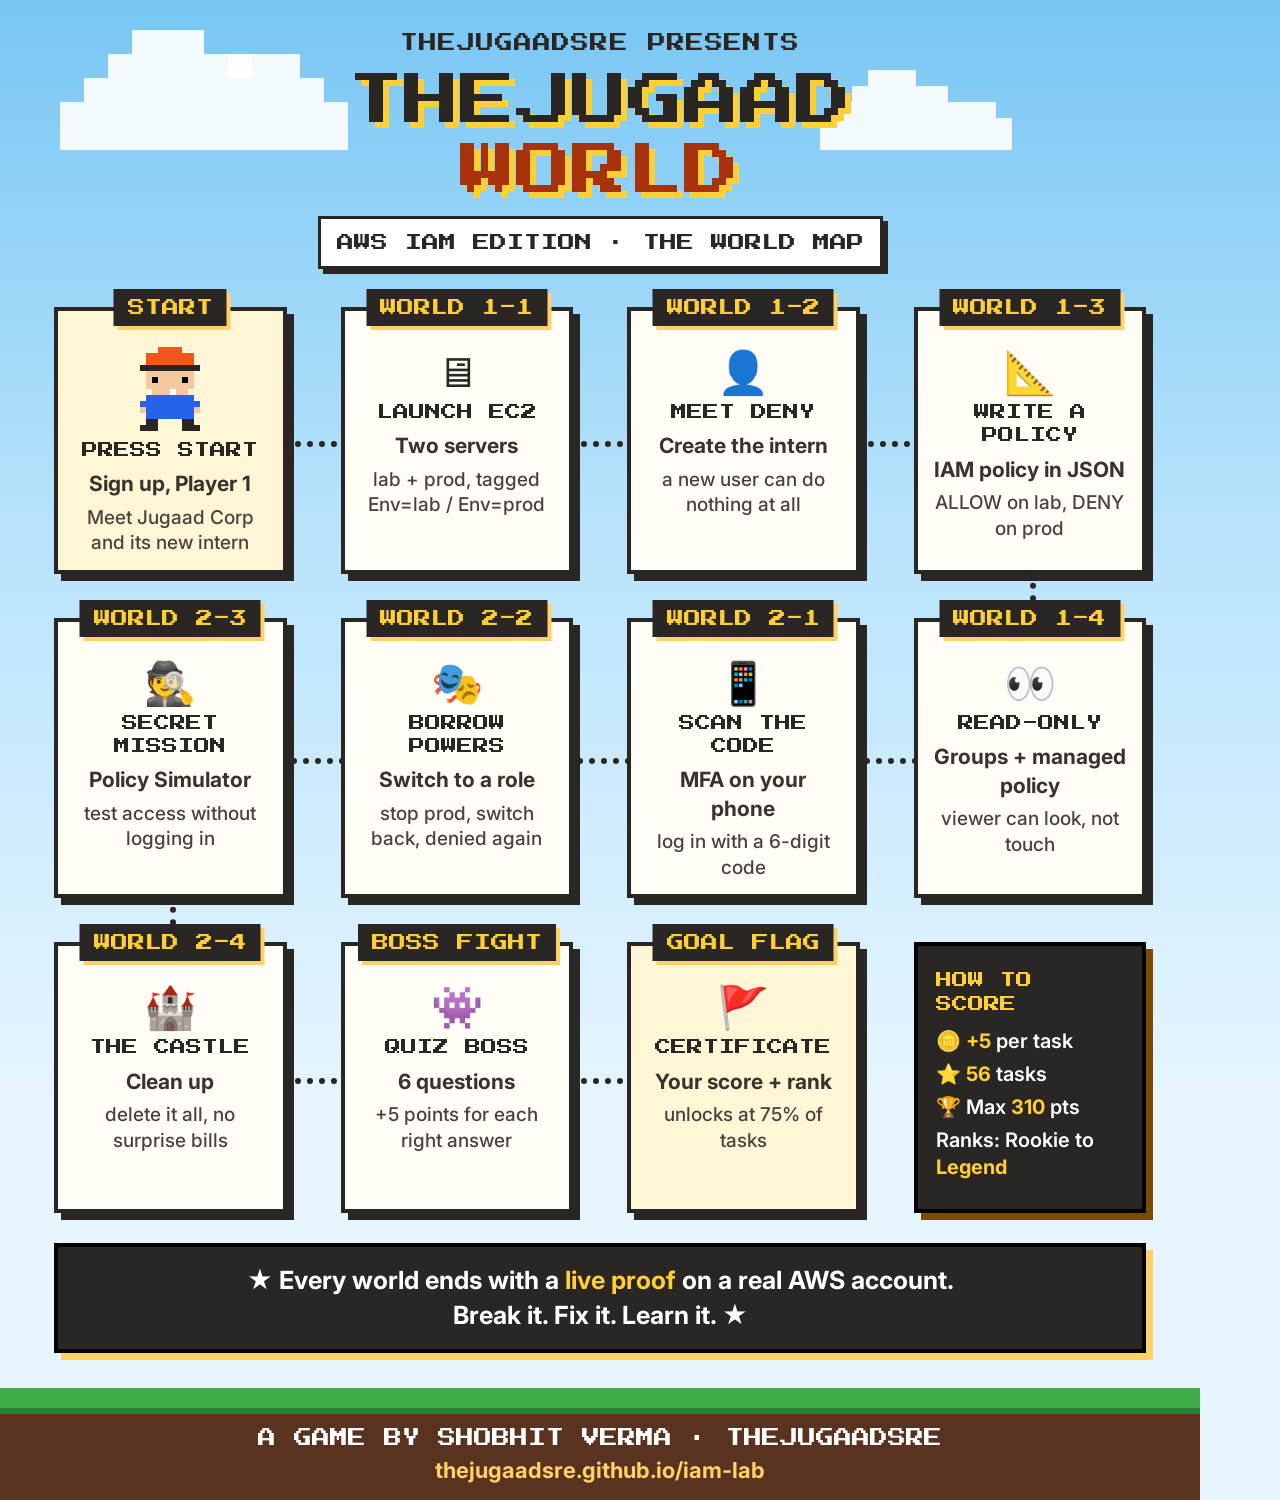
<file: poster/world-map.html>
<!DOCTYPE html>
<html lang="en"><head><meta charset="utf-8">
<title>TheJugaad World · World Map</title>
<link href="https://fonts.googleapis.com/css2?family=Inter:wght@500;700;800&family=Press+Start+2P&display=swap" rel="stylesheet">
<style>
:root{--ink:#2a2623;--gold:#ffcf33;--orange:#d2400e;--px:'Press Start 2P',monospace}
*{box-sizing:border-box;margin:0}
html,body{width:1200px;height:1500px;overflow:hidden}
body{font-family:Inter,sans-serif;color:var(--ink);position:relative;
 background:
 url("data:image/svg+xml,%3Csvg xmlns='http://www.w3.org/2000/svg' width='1200' height='200' shape-rendering='crispEdges'%3E%3Cg fill='white' fill-opacity='.9'%3E%3Cg transform='translate(60,30) scale(12)'%3E%3Crect x='6' y='0' width='6' height='2'/%3E%3Crect x='4' y='2' width='12' height='2'/%3E%3Crect x='14' y='2' width='6' height='2'/%3E%3Crect x='2' y='4' width='20' height='2'/%3E%3Crect x='0' y='6' width='24' height='4'/%3E%3C/g%3E%3Cg transform='translate(820,70) scale(8)'%3E%3Crect x='6' y='0' width='6' height='2'/%3E%3Crect x='4' y='2' width='12' height='2'/%3E%3Crect x='2' y='4' width='20' height='2'/%3E%3Crect x='0' y='6' width='24' height='4'/%3E%3C/g%3E%3C/g%3E%3C/svg%3E") no-repeat 0 0,
 linear-gradient(#78c6f4 0,#b7e3fb 520px,#e6f5ff 1100px)}
header{padding:34px 60px 0;text-align:center;position:relative}
.pre{font:400 18px var(--px);letter-spacing:.06em}
h1{font:400 56px/1.25 var(--px);margin:14px 0 10px;text-shadow:6px 6px 0 var(--gold)}
h1 em{font-style:normal;color:#a8320a}
.sub{display:inline-block;background:#fff;border:3px solid var(--ink);box-shadow:5px 5px 0 var(--ink);font:400 17px/1.6 var(--px);padding:10px 16px}
.map{display:grid;grid-template-columns:repeat(4,1fr);gap:44px 54px;padding:0 54px;margin-top:38px;position:relative}
.card{position:relative;background:#fffdf6;border:4px solid var(--ink);box-shadow:7px 7px 0 var(--ink);padding:40px 16px 14px;min-height:232px;text-align:center}
.badge{position:absolute;top:-22px;left:50%;transform:translateX(-50%);background:var(--ink);color:var(--gold);font:400 17px var(--px);padding:10px 14px;box-shadow:4px 4px 0 #ffd166;white-space:nowrap}
.ico{font-size:42px;line-height:1}
.nm{font:400 16px/1.45 var(--px);margin:8px 0 8px}
.tx{font-size:21px;line-height:1.35;font-weight:700;color:#3a322d}
.tx small{display:block;font-size:19px;font-weight:500;margin-top:6px;color:#4a423c}
.r1{grid-row:1}.r2{grid-row:2}.r3{grid-row:3}.c1{grid-column:1}.c2{grid-column:2}.c3{grid-column:3}.c4{grid-column:4}
/* connectors */
.card.r:after{content:"";position:absolute;top:50%;left:100%;width:54px;border-top:6px dotted var(--ink)}
.card.l:after{content:"";position:absolute;top:50%;right:100%;width:54px;border-top:6px dotted var(--ink)}
.card.d:after{content:"";position:absolute;left:50%;top:100%;height:44px;border-left:6px dotted var(--ink)}
.card.done{background:#fff6d6}
.start,.goal{background:#fff6d6}
.mascot{display:block;margin:-4px auto 0}
.legend{background:var(--ink);color:#fff;border:4px solid #000;box-shadow:7px 7px 0 #7a4b00;padding:22px 18px;text-align:left;min-height:232px}
.legend h3{font:400 16px/1.5 var(--px);color:var(--gold);margin-bottom:12px}
.legend p{font-size:20px;line-height:1.35;font-weight:600;margin:6px 0}
.legend b{color:var(--gold)}
.tag{margin:30px 54px 0;background:var(--ink);color:#fff;border:4px solid #000;box-shadow:7px 7px 0 #ffd166;padding:16px 24px;text-align:center;font:700 25px/1.4 Inter,sans-serif}.tag b{color:var(--gold)}
footer{position:absolute;left:0;right:0;bottom:0;height:112px;background:linear-gradient(#3fae49 0 20px,#2d7d37 20px 26px,#5a3320 26px);color:#fff;text-align:center;padding-top:36px}
footer .l1{font:400 18px/1.6 var(--px)}
footer .l2{font-size:22px;font-weight:700;margin-top:4px;color:#ffd166}
</style></head>
<body>
<header>
  <div class="pre">THEJUGAADSRE PRESENTS</div>
  <h1>THEJUGAAD<br><em>WORLD</em></h1>
  <div class="sub">AWS IAM EDITION · THE WORLD MAP</div>
</header>

<div class="map">
  <div class="card c1 start r r1">
    <div class="badge">START</div>
    <svg class="mascot" id="mas" width="72" height="84" viewBox="0 0 36 42" shape-rendering="crispEdges"></svg>
    <div class="nm">PRESS START</div>
    <div class="tx">Sign up, Player 1<small>Meet Jugaad Corp and its new intern</small></div>
  </div>
  <div class="card c2 r r1"><div class="badge">WORLD 1-1</div><div class="ico">🖥</div><div class="nm">LAUNCH EC2</div>
    <div class="tx">Two servers<small>lab + prod, tagged Env=lab / Env=prod</small></div></div>
  <div class="card c3 r r1"><div class="badge">WORLD 1-2</div><div class="ico">👤</div><div class="nm">MEET DENY</div>
    <div class="tx">Create the intern<small>a new user can do nothing at all</small></div></div>
  <div class="card c4 d r1"><div class="badge">WORLD 1-3</div><div class="ico">📐</div><div class="nm">WRITE A POLICY</div>
    <div class="tx">IAM policy in JSON<small>ALLOW on lab, DENY on prod</small></div></div>

  <div class="card c4 l r2"><div class="badge">WORLD 1-4</div><div class="ico">👀</div><div class="nm">READ-ONLY</div>
    <div class="tx">Groups + managed policy<small>viewer can look, not touch</small></div></div>
  <div class="card c3 l r2"><div class="badge">WORLD 2-1</div><div class="ico">📱</div><div class="nm">SCAN THE CODE</div>
    <div class="tx">MFA on your phone<small>log in with a 6-digit code</small></div></div>
  <div class="card c2 l r2"><div class="badge">WORLD 2-2</div><div class="ico">🎭</div><div class="nm">BORROW POWERS</div>
    <div class="tx">Switch to a role<small>stop prod, switch back, denied again</small></div></div>
  <div class="card c1 d r2"><div class="badge">WORLD 2-3</div><div class="ico">🕵️</div><div class="nm">SECRET MISSION</div>
    <div class="tx">Policy Simulator<small>test access without logging in</small></div></div>

  <div class="card c1 r r3"><div class="badge">WORLD 2-4</div><div class="ico">🏰</div><div class="nm">THE CASTLE</div>
    <div class="tx">Clean up<small>delete it all, no surprise bills</small></div></div>
  <div class="card c2 r r3"><div class="badge">BOSS FIGHT</div><div class="ico">👾</div><div class="nm">QUIZ BOSS</div>
    <div class="tx">6 questions<small>+5 points for each right answer</small></div></div>
  <div class="card c3 goal r3"><div class="badge">GOAL FLAG</div><div class="ico">🚩</div><div class="nm">CERTIFICATE</div>
    <div class="tx">Your score + rank<small>unlocks at 75% of tasks</small></div></div>
  <div class="legend c4 r3">
    <h3>HOW TO SCORE</h3>
    <p>🪙 <b>+5</b> per task</p>
    <p>⭐ <b>56</b> tasks</p>
    <p>🏆 Max <b>310</b> pts</p>
    <p>Ranks: Rookie to <b>Legend</b></p>
  </div>
</div>

<div class="tag">★ Every world ends with a <b>live proof</b> on a real AWS account.<br>Break it. Fix it. Learn it. ★</div>

<footer>
  <div class="l1">A GAME BY SHOBHIT VERMA · THEJUGAADSRE</div>
  <div class="l2">thejugaadsre.github.io/iam-lab</div>
</footer>

<script>
const rows=["....oooo....","..oooooooo..","..oooooooo..",".hhhhhhhhhh.","..ssssssss..","..skssssks..","..ssssssss..","...ssswss...","..bbbbbbbb..",".bbbbbbbbbb.",".sbbbbbbbbs.","..bbbbbbbb..","..hh....hh..",".hhh....hhh."];
const col={o:"#f2561d",h:"#2a2623",s:"#f5c9a0",k:"#000",w:"#fff",b:"#2563eb"};let r="";
rows.forEach((row,y)=>[...row].forEach((ch,x)=>{if(col[ch])r+=`<rect x="${x*3}" y="${y*3}" width="3" height="3" fill="${col[ch]}"/>`}));
document.getElementById("mas").innerHTML=r;
</script>
</body></html>
</file>
<file: style.css>
:root{
  --orange:#F2561D; --orange-d:#b5390b; --tint:#fdeee6;
  --ink:#2a2623; --muted:#6a615a; --line:#e6dfd7; --bg:#f7f4ef; --card:#fffdfa;
  --ok:#2f8f55; --bad:#c8372d;
  --serif:'Playfair Display',Georgia,serif; --sans:'Inter',system-ui,sans-serif; --mono:'JetBrains Mono',Consolas,monospace;
}
*{box-sizing:border-box}
html{scroll-behavior:smooth;scroll-padding-top:80px}
body{margin:0;font-family:var(--sans);font-size:17px;color:var(--ink);background:var(--bg);line-height:1.75;-webkit-font-smoothing:antialiased}
a{color:var(--orange-d)}
p{margin:.7rem 0}
.brand{font-weight:800;letter-spacing:-.02em;font-size:1.05rem;display:flex;align-items:center;gap:.5rem}
.brand .chip{width:24px;height:24px;border:3px solid var(--ink);border-radius:6px;position:relative}
.brand .chip:after{content:"";position:absolute;inset:4px;background:var(--orange);border-radius:2px}
.brand b{color:var(--orange)}
.inl,.task code{font-family:var(--mono);font-size:.82em;background:#efe8df;padding:.1em .4em;border-radius:6px}
.mini{font-size:.85rem;color:var(--muted)}

/* ---------- top bar ---------- */
header.top{position:sticky;top:0;z-index:20;background:rgba(247,244,239,.9);backdrop-filter:blur(10px);display:flex;align-items:center;gap:1rem;padding:.7rem 1.4rem;border-bottom:1px solid var(--line)}
header.top .grow{flex:1}
.pbar{width:min(220px,32vw);height:8px;background:var(--line);border-radius:99px;overflow:hidden}
.pbar i{display:block;height:100%;width:0;background:var(--orange);border-radius:99px;transition:width .4s}
.pct{font-weight:700;font-size:.85rem;min-width:2.8rem;text-align:right}
#menuBtn{background:var(--card);border:1px solid var(--line);border-radius:99px;padding:.35rem .9rem;font:600 .85rem var(--sans);cursor:pointer}
#menuBtn:hover{border-color:var(--ink)}

/* ---------- contents drawer ---------- */
nav.side{position:fixed;left:0;top:0;bottom:0;width:300px;background:var(--card);z-index:40;padding:1.4rem 1rem;overflow:auto;transform:translateX(-105%);transition:transform .25s;box-shadow:0 0 60px rgba(0,0,0,.18)}
nav.side.open{transform:none}
nav.side h4{font-size:.7rem;letter-spacing:.16em;text-transform:uppercase;color:var(--muted);margin:.2rem 0 .8rem .6rem}
nav.side a{display:flex;align-items:center;gap:.7rem;text-decoration:none;color:var(--ink);padding:.5rem .6rem;border-radius:10px;font-size:.92rem}
nav.side a:hover{background:var(--tint)}
nav.side a.active{font-weight:700;background:var(--tint)}
nav.side a .dot{width:18px;height:18px;border-radius:50%;border:2px solid #d4cabf;flex:none;display:grid;place-items:center;font-size:.6rem;color:#fff}
nav.side a.done .dot{background:var(--ok);border-color:var(--ok)}
nav.side a.done .dot:after{content:"✓"}
#scrim{position:fixed;inset:0;background:rgba(30,20,10,.3);z-index:35;display:none}
#scrim.on{display:block}

/* ---------- reading column ---------- */
.layout{display:block}
main{max-width:760px;margin:0 auto;padding:3rem 1.4rem 6rem}
.module{margin-bottom:6rem}
.module .tag{display:inline-block;font-size:.72rem;letter-spacing:.16em;text-transform:uppercase;color:var(--orange-d);font-weight:700;border:1px solid #f0c7b3;border-radius:99px;padding:.15rem .8rem;background:var(--tint)}
.module h2{font-family:var(--serif);font-size:clamp(2rem,4.6vw,3rem);line-height:1.1;margin:1rem 0 1rem;letter-spacing:-.01em}
.module h3{font-size:1.25rem;margin:2.6rem 0 .6rem;font-weight:700}
.why{color:var(--muted)}
.module + .module{border-top:1px solid var(--line);padding-top:4rem}

/* hero meta */
.sub{font-size:1.25rem;color:#4a423c;margin:-.2rem 0 1.6rem}
.metagrid{display:grid;grid-template-columns:repeat(2,minmax(0,1fr));gap:1rem 1.6rem;margin:1.8rem 0;padding:1.6rem 0;border-top:1px solid var(--line);border-bottom:1px solid var(--line)}
.metagrid div{display:flex;align-items:center;gap:.8rem;font-size:.95rem}
.metagrid i{font-style:normal;width:44px;height:44px;border:1px solid var(--line);border-radius:12px;background:var(--card);display:grid;place-items:center;font-size:1.1rem;flex:none}
.metagrid b{letter-spacing:.04em;text-transform:uppercase;font-size:.82rem;margin-right:.4rem}

/* summary */
.sumhead{display:flex;align-items:center;gap:.8rem;margin:3rem 0 .6rem}
.sumhead span{font-size:2.2rem}
.sumhead h3{margin:0;font-family:var(--serif);font-size:2.2rem}
.big{font-size:1.2rem;line-height:1.8}
.term{display:inline-block;background:#ebe3da;border-radius:99px;padding:0 .7rem;font-weight:700;font-size:.95em;line-height:1.6}
.figure{margin:2.2rem 0 1rem;background:#fff;border-radius:20px;padding:1rem;box-shadow:0 1px 0 var(--line)}
.figure svg{display:block;width:100%;height:auto}
.figure + .cap{text-align:center;font-size:.85rem;color:var(--muted);margin:.5rem 0 2rem}
.skills{list-style:none;counter-reset:s;padding:0;margin:1rem 0 1.5rem}
.skills li{padding:.25rem 0;font-size:1.05rem}
.skills li:before{counter-increment:s;content:counter(s) ".";color:var(--muted);margin-right:.7rem}

/* scenario / goal */
.scenario{background:var(--card);border-radius:16px;padding:1.1rem 1.3rem;margin:1.2rem 0;color:#4a423c;box-shadow:0 1px 0 var(--line)}
.goal{margin:1.4rem 0}
.goal b{display:block;font-weight:700}
.goal ul{margin:.4rem 0 0 1.1rem;padding:0}
.goal li{margin:.25rem 0}

/* collapsible concept/options built by app.js */
details.concept,details.options{background:var(--card);border-radius:14px;margin:1.1rem 0;box-shadow:0 1px 0 var(--line)}
details.concept>summary,details.options>summary{cursor:pointer;list-style:none;padding:.8rem 1.1rem;font-weight:700;display:flex;align-items:center;gap:.6rem}
details.concept>summary:before{content:"💡";font-size:1rem}
details.options>summary:before{content:"🧭";font-size:1rem}
details>summary::-webkit-details-marker{display:none}
details.concept>summary:after,details.options>summary:after{content:"+";margin-left:auto;color:var(--muted);font-size:1.3rem;font-weight:400}
details[open].concept>summary:after,details[open].options>summary:after{content:"–"}
details.concept>.body,details.options>.body{padding:0 1.1rem 1rem}
details.concept>.body p{margin:.4rem 0}
.ana{color:var(--muted);font-size:.93rem}

/* tasks */
.task{display:grid;grid-template-columns:auto 1fr;gap:.2rem .9rem;padding:1rem 0;border-bottom:1px solid var(--line)}
.task input{appearance:none;-webkit-appearance:none;width:22px;height:22px;margin-top:.2rem;border:2px solid #cbbfb2;border-radius:7px;background:#fff;cursor:pointer;display:grid;place-items:center;transition:.15s}
.task input:checked{background:var(--ok);border-color:var(--ok)}
.task input:checked:after{content:"✓";color:#fff;font-size:.8rem;font-weight:800}
.task label{font-weight:600;cursor:pointer;line-height:1.5;padding-top:.05rem}
.task.checked label{color:var(--muted);text-decoration:line-through;text-decoration-color:#cfc5ba}
.task .detail{grid-column:2;font-size:.97rem;color:#4a423c}
.task .detail ul{margin:.3rem 0 .3rem 1.1rem;padding:0}

/* code */
.code{position:relative;margin:.9rem 0;border-radius:14px;background:#1f1a17;color:#ffe9dd;overflow:hidden}
.code pre{margin:0;padding:1rem 1.1rem;overflow:auto;font:.8rem/1.6 var(--mono)}
.code .fn{display:block;font:600 .7rem var(--mono);color:#ffb089;padding:.7rem 1.1rem 0;letter-spacing:.05em}
.code .copy{position:absolute;right:.6rem;top:.55rem;background:#3a2f29;color:#fff;border:0;border-radius:8px;padding:.25rem .7rem;font-size:.72rem;cursor:pointer}
.code .copy:hover{background:var(--orange)}

/* hints / callouts */
details.hint,details.stuck{margin:.8rem 0;font-size:.93rem}
details.hint{border-left:3px solid var(--orange);padding:.1rem 0 .1rem .9rem}
details.hint summary,details.stuck summary{cursor:pointer;font-weight:700}
details.stuck{background:var(--card);border-radius:12px;padding:.7rem 1.1rem;box-shadow:0 1px 0 var(--line)}
details.stuck summary:before{content:"🛟 "}
.callout{border-radius:14px;padding:1rem 1.2rem;margin:1.6rem 0;background:var(--card);box-shadow:0 1px 0 var(--line);border-left:4px solid var(--orange)}
.callout.warn{border-left-color:var(--bad)}
.callout.sre{border-left-color:#3b82c4}
.callout b.t{display:block;font-size:.7rem;letter-spacing:.16em;text-transform:uppercase;color:var(--muted);margin-bottom:.1rem}
.callout p{margin:.2rem 0}
.check{background:#e9f6ee;border-radius:12px;padding:.7rem 1.1rem;margin:1.6rem 0;color:#1f6b40;font-weight:600}
.check:before{content:"✅  Checkpoint: ";font-weight:800}
.mission{background:#f7ecfa;border-radius:16px;padding:1rem 1.3rem;margin:1.2rem 0}
.mission>b.t{font-size:.72rem;letter-spacing:.16em;text-transform:uppercase;color:#86198f}
.docbox{background:var(--card);border-radius:14px;padding:1rem 1.2rem;margin:1.4rem 0;box-shadow:0 1px 0 var(--line)}

/* tables */
table{width:100%;border-collapse:collapse;font-size:.88rem}
table th,table td{padding:.55rem .6rem;border-bottom:1px solid var(--line);text-align:left;vertical-align:top}
table th{font-size:.68rem;letter-spacing:.12em;text-transform:uppercase;color:var(--muted);font-weight:700}
.options tr.pick td{background:#eef8f1}
.options tr.pick td:first-child:after{content:" ✓ pick";color:var(--ok);font-weight:800;font-size:.7rem;white-space:nowrap}
table.ad{background:var(--card);border-radius:12px;overflow:hidden}
.tablewrap{overflow-x:auto;margin:1rem 0}
.pill{font-weight:800;font-size:.7rem;padding:.15rem .55rem;border-radius:99px}
.pill.a{background:#dcf3e4;color:#1f6b40}.pill.d{background:#fbe0dd;color:#9d2a21}
.flow{display:flex;flex-wrap:wrap;gap:.5rem;align-items:center;margin:.8rem 0}
.flow div{background:#fff;border:1px solid var(--line);padding:.45rem .8rem;border-radius:10px;font-weight:600;font-size:.82rem}
.flow div.x{background:#fbe0dd;border-color:#f0b5af}.flow div.y{background:#dcf3e4;border-color:#9fd5b2}

/* quiz */
.q{background:var(--card);border-radius:14px;padding:1rem 1.2rem;margin:1rem 0;box-shadow:0 1px 0 var(--line)}
.q p{font-weight:600;margin:.1rem 0 .6rem}
.q button.opt{display:block;width:100%;text-align:left;background:#fff;border:1px solid var(--line);border-radius:10px;padding:.55rem .8rem;margin:.35rem 0;font:inherit;font-size:.95rem;cursor:pointer}
.q button.opt:hover{border-color:var(--orange)}
.q button.opt.right{background:#dcf3e4;border-color:var(--ok)}
.q button.opt.wrong{background:#fbe0dd;border-color:var(--bad)}
.q .why{font-size:.85rem;margin-top:.4rem;display:none}

/* finish */
.finish{background:#1f1a17;color:#fff;border-radius:24px;padding:2.2rem}
.finish h2{color:#fff;margin-top:.8rem}
.finish .tag{background:transparent;border-color:#ffffff40;color:#ffb089}
.finish a{margin-right:1rem;color:#ffb089}
.btn{display:inline-block;background:var(--orange);color:#fff;border:0;border-radius:12px;padding:.8rem 1.4rem;font:inherit;font-weight:700;cursor:pointer;text-decoration:none;transition:.15s}
.btn:hover{background:var(--orange-d)}
.btn:disabled{opacity:.45;cursor:not-allowed}
.btn.ghost{background:transparent;border:1px solid #fff;color:#fff}
.btn.full{width:100%}
#certWrap{display:none;margin-top:1.2rem}
#certWrap canvas{width:100%;max-width:640px;border-radius:12px;display:block;margin-bottom:.8rem}
footer{border-top:1px solid var(--line);padding:2.5rem 1rem;text-align:center;color:var(--muted);font-size:.85rem}
footer a{margin:0 .5rem}

/* ---------- gate ---------- */
#app{display:none}
#gate{min-height:100vh;display:grid;grid-template-columns:1.1fr 1fr;gap:3.5rem;align-items:center;padding:3rem min(7vw,6rem);position:relative;overflow:hidden}
#gate:before{content:"";position:absolute;right:-8%;top:-12%;width:46vw;height:130%;background:linear-gradient(160deg,#ffd9c7,#ffb089);opacity:.4;transform:skewX(-12deg)}
#gate>*{position:relative}
.hero .eyebrow{letter-spacing:.2em;text-transform:uppercase;font-size:.72rem;color:var(--muted);font-weight:600}
.hero h1{font-family:var(--serif);font-size:clamp(2.6rem,5.8vw,4.6rem);line-height:1.02;margin:.6rem 0 1rem;letter-spacing:-.02em}
.hero h1 em{color:var(--orange);font-style:normal}
.hero p.lead{font-size:1.15rem;color:#4a423c;max-width:34rem}
.hero ul{list-style:none;padding:0;margin:1.6rem 0;display:grid;grid-template-columns:1fr 1fr;gap:.7rem;max-width:34rem}
.hero li{background:var(--card);border-radius:12px;padding:.7rem .9rem;font-weight:600;font-size:.92rem;box-shadow:0 1px 0 var(--line)}
.hero li span{color:var(--orange);margin-right:.3rem}
.speaker{display:flex;gap:.8rem;align-items:center;margin-top:1.6rem;font-size:.9rem;color:var(--muted)}
.avatar{width:46px;height:46px;border-radius:50%;background:var(--orange);color:#fff;display:grid;place-items:center;font-weight:800}
.formcard{background:var(--card);border-radius:22px;padding:2rem;box-shadow:0 30px 70px rgba(242,86,29,.15)}
.formcard h2{font-family:var(--serif);margin:.1rem 0 .3rem;font-size:1.9rem}
.formcard small{color:var(--muted)}
label.f{display:block;font-size:.8rem;font-weight:600;margin:.9rem 0 .25rem}
.formcard input[type=text],.formcard input[type=email],.formcard input[type=tel],.formcard input[type=url],.formcard select{width:100%;padding:.7rem .85rem;border:1px solid var(--line);border-radius:10px;font:inherit;font-size:.95rem;background:#fff}
.formcard input:focus,.formcard select:focus{outline:2px solid var(--orange);border-color:transparent}
.row2{display:grid;grid-template-columns:1fr 1fr;gap:.7rem}
.consent{display:flex;gap:.6rem;align-items:flex-start;margin:1.1rem 0;font-size:.78rem;color:var(--muted);line-height:1.5}
.consent input{margin-top:.2rem;accent-color:var(--orange)}
.err{color:var(--bad);font-size:.8rem;min-height:1.1em;margin:.4rem 0 0}

@media(max-width:820px){
  body{font-size:16px}
  #gate{grid-template-columns:1fr;padding:2rem 1.2rem;gap:2rem}
  .hero ul,.row2{grid-template-columns:1fr}
  .metagrid{grid-template-columns:1fr}
}
@media print{header.top,nav.side,#gate{display:none!important}}


.pill-btn{position:absolute;top:1.4rem;right:min(7vw,6rem);z-index:3;background:var(--card);border:1px solid var(--line);border-radius:99px;padding:.5rem 1.3rem;font:700 .9rem var(--sans);cursor:pointer;color:var(--ink)}
.pill-btn:hover{border-color:var(--ink)}
.user{position:relative}
#userBtn{display:flex;align-items:center;gap:.5rem;background:var(--card);border:1px solid var(--line);border-radius:99px;padding:.25rem .8rem .25rem .3rem;font:600 .85rem var(--sans);cursor:pointer;color:var(--ink)}
#userBtn:hover{border-color:var(--ink)}
#userBtn .av{width:28px;height:28px;border-radius:50%;background:var(--orange);color:#fff;display:grid;place-items:center;font-weight:800;font-size:.8rem}
#userBtn .car{color:var(--muted);font-size:.7rem}
.menu{position:absolute;right:0;top:calc(100% + .5rem);width:260px;background:var(--card);border:1px solid var(--line);border-radius:16px;box-shadow:0 20px 50px rgba(40,25,10,.18);padding:.5rem;z-index:50}
.menu[hidden]{display:none}
.menu .mh{padding:.6rem .7rem;border-bottom:1px solid var(--line);margin-bottom:.4rem;line-height:1.35}
.menu .mh b,.menu .mh small{display:block;overflow:hidden;text-overflow:ellipsis;white-space:nowrap}
.menu .mh small{color:var(--muted);font-size:.78rem}
.menu .mp{display:flex;justify-content:space-between;padding:.3rem .7rem .5rem;font-size:.85rem;color:var(--muted)}
.menu .mp b{color:var(--ink)}
.menu a.mi{display:block;padding:.55rem .7rem;border-radius:10px;text-decoration:none;color:var(--ink);font-size:.9rem;font-weight:500}
.menu a.mi:hover{background:var(--tint)}
.menu a.out{color:var(--bad);border-top:1px solid var(--line);border-radius:0 0 10px 10px;margin-top:.3rem}
@media(max-width:820px){#uname{display:none}.pill-btn{right:1.2rem;top:1rem}}

[hidden]{display:none!important}
.tabs{display:flex;gap:.3rem;background:#efe8df;border-radius:99px;padding:.25rem;margin-bottom:1.3rem}
.tabs button{flex:1;border:0;background:transparent;border-radius:99px;padding:.5rem;font:600 .85rem var(--sans);cursor:pointer;color:var(--muted)}
.tabs button.on{background:#fff;color:var(--ink);box-shadow:0 1px 3px rgba(0,0,0,.12)}

.code code,.task .code code{background:none;padding:0;border-radius:0;font-size:inherit;color:inherit}

/* contrast fixes (WCAG AA) */
.btn,#userBtn .av,.avatar{background:#d2400e}
.btn:hover{background:#b5390b}
.brand b,.hero li span{color:var(--orange-d)}
.hero h1 em{color:#d2400e}
.q button.opt,.q button.opt:disabled{color:var(--ink);opacity:1;-webkit-text-fill-color:var(--ink)}
.q button.opt:disabled{cursor:default}

/* mobile top bar */
#menuBtn{white-space:nowrap}
@media(max-width:600px){
  header.top{gap:.5rem;padding:.6rem .8rem}
  .brand{font-size:.95rem}
  .brand .chip{display:none}
  .pbar{width:44px;flex:none}
  .pct{min-width:2.4rem;font-size:.78rem}
  #menuBtn{padding:.3rem .7rem;font-size:.8rem}
  #userBtn{padding:.2rem .5rem .2rem .25rem}
}

/* never let long URLs/codes widen the page */
.inl,.task code,main p,main li,main td{overflow-wrap:anywhere}
html,body{overflow-x:hidden}
@media(max-width:600px){.pbar{display:none}.pct{min-width:auto}}
.task{grid-template-columns:auto minmax(0,1fr)}
.task .detail,.task label{min-width:0}
details.options>.body,details.concept>.body{overflow-x:auto;min-width:0}
.options tr.pick td:first-child:after{white-space:normal}
@media(max-width:600px){.options table,table.ad{font-size:.8rem}table th,table td{padding:.45rem .4rem}}

h3.prove{display:inline-block;background:var(--tint);border:1px solid #f0c7b3;color:var(--orange-d);border-radius:12px;padding:.4rem .9rem;font-size:1rem;margin-top:2.2rem}

/* ---- game ---- */
.pts{background:#fff3d6;border:1px solid #f0d28a;color:#7a4b00;border-radius:99px;padding:.2rem .7rem;font-size:.82rem;font-weight:700;white-space:nowrap}
#toast{position:fixed;left:50%;bottom:1.6rem;transform:translate(-50%,20px);background:#1f1a17;color:#fff;border-radius:99px;padding:.6rem 1.2rem;font-weight:700;font-size:.9rem;opacity:0;pointer-events:none;transition:.25s;z-index:60;box-shadow:0 10px 30px rgba(0,0,0,.25)}
#toast.on{opacity:1;transform:translate(-50%,0)}
.proofbox{grid-column:2;margin:.4rem 0 .2rem;border:2px dashed #e0b9a4;border-radius:14px;padding:.7rem .9rem;background:#fffaf6;display:flex;align-items:center;gap:.8rem;flex-wrap:wrap;outline:none}
.proofbox:focus{border-color:var(--orange-d)}
.proofbox .pb-t{font-size:.85rem;color:#4a423c;flex:1;min-width:12rem}
.proofbox .pb-t b{color:var(--orange-d)}
.proofbox button,.proofbox label.pbtn{background:#d2400e;color:#fff;border:0;border-radius:10px;padding:.4rem .9rem;font:700 .8rem var(--sans);cursor:pointer}
.proofbox button.ghost{background:transparent;color:var(--ink);border:1px solid var(--line)}
.proofbox img{height:64px;border-radius:8px;border:1px solid var(--line);cursor:zoom-in}
.proofbox.done{border-style:solid;border-color:#bbe5c8;background:#f1fbf4}
.scorecard{background:#2a221d;border-radius:16px;padding:1rem 1.2rem;margin:1rem 0}
.scorecard table{color:#fff}
.scorecard td,.scorecard th{border-color:#ffffff22;color:#ffe9dd;font-size:.9rem}
.scorecard .big{font-family:var(--serif);font-size:2.4rem;color:#fff;line-height:1.1}
.scorecard .rk{display:inline-block;background:#fff3d6;color:#7a4b00;border-radius:99px;padding:.15rem .8rem;font-weight:800;font-size:.85rem}
@media(max-width:600px){.pts{padding:.15rem .5rem;font-size:.75rem}}
@media(max-width:600px){.pct{display:none}.brand{font-size:.85rem}}

/* =====================================================
   THEJUGAAD WORLD: game theme (original pixel art)
   ===================================================== */
:root{--ink:#2a2623;--gold:#ffcf33;--gold-d:#7a4b00;--grass:#3fae49;--brick:#5a3320;--px:'Press Start 2P',ui-monospace,monospace}
body{background:
  url("data:image/svg+xml,%3Csvg xmlns='http://www.w3.org/2000/svg' width='700' height='140' shape-rendering='crispEdges'%3E%3Cg fill='white' fill-opacity='.85'%3E%3Cg transform='translate(40,30) scale(9)'%3E%3Crect x='6' y='0' width='6' height='2'/%3E%3Crect x='4' y='2' width='12' height='2'/%3E%3Crect x='14' y='2' width='6' height='2'/%3E%3Crect x='2' y='4' width='20' height='2'/%3E%3Crect x='0' y='6' width='24' height='4'/%3E%3C/g%3E%3Cg transform='translate(430,0) scale(6)'%3E%3Crect x='6' y='0' width='6' height='2'/%3E%3Crect x='4' y='2' width='12' height='2'/%3E%3Crect x='2' y='4' width='20' height='2'/%3E%3Crect x='0' y='6' width='24' height='4'/%3E%3C/g%3E%3C/g%3E%3C/svg%3E") repeat-x 0 20px,
  linear-gradient(#78c6f4 0,#b7e3fb 420px,#e6f5ff 1000px,#e6f5ff 100%);
  background-color:#e6f5ff}

/* HUD top bar */
header.top{background:var(--ink);border-bottom:4px solid #000;color:#fff;backdrop-filter:none}
header.top .brand{color:#fff}
header.top .brand .chip{border-color:#fff}
header.top .brand b{color:var(--gold)}
.hud{display:flex;gap:1.1rem;font-family:var(--px);font-size:.6rem;color:#fff;white-space:nowrap}
.hud b{color:var(--gold)}
.pbar{background:#000;border:2px solid #fff;height:14px;border-radius:0}
.pbar i{background:repeating-linear-gradient(90deg,var(--gold) 0 8px,#f2a900 8px 10px);border-radius:0}
.pct{color:#fff;font-family:var(--px);font-size:.6rem}
.pts{background:transparent;border:0;color:#fff;font-family:var(--px);font-size:.6rem;padding:0}
.pts .lbl{color:#bcb3aa;margin-right:.3rem}.pts b{color:var(--gold)}
#menuBtn,#sndBtn{background:#3a322d;color:#fff;border:2px solid #fff;border-radius:4px;font:400 .6rem var(--px);padding:.45rem .6rem;cursor:pointer}
#menuBtn:hover,#sndBtn:hover{background:#4d423b}
#sndBtn{font-size:.9rem;padding:.3rem .5rem}
#userBtn{background:#3a322d;color:#fff;border:2px solid #fff;border-radius:4px}
#userBtn .car{color:#ddd}

/* reading column = game dialog */
main{background:#fffdf6;border:4px solid var(--ink);box-shadow:8px 8px 0 var(--ink);margin:2rem auto 3rem;max-width:820px;padding:2.5rem 2rem 4rem}
.module + .module{border-top:4px dashed #cdbfae}
.module h2{font-family:var(--px);font-size:clamp(1rem,2.6vw,1.45rem);line-height:1.55;text-shadow:3px 3px 0 #ffd166;letter-spacing:0}
.sumhead h3{font-family:var(--px);font-size:1.15rem;line-height:1.5;text-shadow:2px 2px 0 #ffd166}
.module .tag{font-family:var(--px);font-size:.58rem;letter-spacing:.04em;background:var(--ink);color:var(--gold);border:0;border-radius:0;padding:.5rem .7rem;box-shadow:3px 3px 0 #ffd166}
.mcoins{font-family:var(--px);font-size:.58rem;margin-left:.8rem;color:var(--gold-d);vertical-align:middle}
.finish .tag{background:var(--gold);color:var(--ink);box-shadow:3px 3px 0 #ea580c}
.finish h2{text-shadow:3px 3px 0 #ea580c}

/* cards get chunky pixel borders */
details.concept,details.options,details.stuck,.callout,.scenario,.check,.docbox,.q,.mission,.scorecard{border:2px solid var(--ink);box-shadow:3px 3px 0 var(--ink);border-radius:4px}
.callout{border-left:8px solid var(--orange)}
.callout.warn{border-left-color:var(--bad)}
.callout.sre{border-left-color:#3b82c4}
.scenario{background:#fff6d6}
.check{background:#dff5e6}
details.concept>summary:before{content:"?";font:400 .8rem var(--px);background:var(--gold);color:var(--ink);border:2px solid var(--ink);width:28px;height:28px;display:grid;place-items:center;box-shadow:2px 2px 0 var(--ink);flex:none}
details.options>summary:before{content:"★";font-size:1rem;color:var(--orange-d)}
h3.prove{font-family:var(--px);font-size:.7rem;line-height:1.6;border:2px solid var(--ink);border-radius:0;box-shadow:3px 3px 0 var(--ink);background:#ffe0cf;color:var(--ink)}

/* tasks: tick = collect a coin */
.task{border-bottom:2px dashed #d7cdbd}
.task input{border:3px solid var(--ink);border-radius:4px;width:24px;height:24px;background:#fff}
.task input:checked{background:var(--gold);border-color:var(--ink)}
.task input:checked:after{content:"★";color:var(--ink);font-size:.9rem}
.task.checked label{text-decoration-color:var(--ink)}

/* buttons */
.btn{background:#d2400e;color:#fff;border:3px solid var(--ink);border-radius:4px;box-shadow:4px 4px 0 var(--ink);font:400 .72rem/1.5 var(--px);padding:.9rem 1.2rem;text-transform:uppercase;transition:transform .08s,box-shadow .08s}
.btn:hover{background:#b5390b;transform:translate(2px,2px);box-shadow:2px 2px 0 var(--ink)}
.btn.ghost{background:transparent;border-color:#fff;box-shadow:4px 4px 0 #000}
.pill-btn{background:var(--gold);color:var(--ink);border:3px solid var(--ink);border-radius:4px;box-shadow:4px 4px 0 var(--ink);font:400 .65rem var(--px);padding:.7rem 1rem}
.tabs{background:#efe8df;border:2px solid var(--ink);border-radius:4px}
.tabs button{border-radius:2px;font:400 .6rem var(--px);color:#5a5048}
.tabs button.on{background:var(--gold);color:var(--ink);box-shadow:none}

/* title screen */
#gate{background:transparent;padding-bottom:7rem}
#gate:before{display:none}
.hero .eyebrow,.hero p.lead,.speaker{color:var(--ink)}
.hero h1{font-family:var(--px);font-size:clamp(1.7rem,5.4vw,3.2rem);line-height:1.35;text-shadow:5px 5px 0 var(--gold);letter-spacing:0}
.hero h1 em{color:#a8320a}
.hero .sub2{font:400 .7rem/1.8 var(--px);color:var(--ink);background:#fff;display:inline-block;border:2px solid var(--ink);padding:.5rem .7rem;box-shadow:3px 3px 0 var(--ink)}
.hero li{border:2px solid var(--ink);border-radius:4px;box-shadow:3px 3px 0 var(--ink)}
.hero li span{font:400 .6rem var(--px);color:#a8320a}
.formcard{border:4px solid var(--ink);border-radius:6px;box-shadow:8px 8px 0 var(--ink)}
.formcard h2{font-family:var(--px);font-size:1rem;line-height:1.5;text-shadow:2px 2px 0 #ffd166}
.formcard input[type=text],.formcard input[type=email],.formcard input[type=tel],.formcard input[type=url],.formcard select{border:2px solid var(--ink);border-radius:4px}
.ground{position:absolute;left:0;right:0;bottom:0;height:74px;background:
  repeating-linear-gradient(90deg,transparent 0 46px,rgba(0,0,0,.28) 46px 48px),
  repeating-linear-gradient(0deg,transparent 0 22px,rgba(0,0,0,.28) 22px 24px),
  linear-gradient(var(--grass) 0 16px,#2d7d37 16px 20px,#a8532a 20px);z-index:0}
.avatar{border:3px solid var(--ink)}

/* world map */
.mapt{font:400 .8rem var(--px)!important;margin-top:2rem}
.wmap{margin:.8rem 0 1.4rem;padding:.6rem .6rem 1rem;border:3px solid var(--ink);background:linear-gradient(#bfe8ff,#e8f7ff);overflow-x:auto;box-shadow:4px 4px 0 var(--ink)}
.wmap .path{display:flex;min-width:780px;padding-top:54px}
.wnode{flex:1;text-align:center;position:relative;text-decoration:none;color:var(--ink)}
.wnode:before{content:"";position:absolute;top:20px;left:-50%;width:100%;border-top:4px dotted var(--ink)}
.wnode:first-child:before{display:none}
.wnode .dot{position:relative;z-index:1;display:grid;place-items:center;width:42px;height:42px;margin:0 auto;border:3px solid var(--ink);border-radius:50%;background:#dcdcdc;font:400 .8rem var(--px);box-shadow:2px 2px 0 var(--ink)}
.wnode.done .dot{background:var(--gold)}
.wnode.cur .dot{background:#ff8a4d;animation:pulse 1s infinite}
.wnode .lab{display:block;margin-top:.5rem;font:400 .5rem/1.4 var(--px)}
.wnode .nm{display:block;font-size:.72rem;color:#3a322d}
.mascot{position:absolute;left:50%;top:-50px;transform:translateX(-50%);animation:bob .8s ease-in-out infinite alternate;pointer-events:none;z-index:2}
@keyframes pulse{50%{transform:scale(1.12)}}
@keyframes bob{to{transform:translate(-50%,-5px)}}

/* effects */
#toast{font:400 .65rem/1.6 var(--px);border:2px solid var(--gold);border-radius:4px;max-width:92vw;text-align:center}
.coinfx{position:fixed;z-index:80;pointer-events:none;font:400 .7rem var(--px);color:var(--gold-d);text-shadow:1px 1px 0 #fff;animation:coinup .9s ease-out forwards}
@keyframes coinup{0%{opacity:1;transform:translateY(0) scale(1)}100%{opacity:0;transform:translateY(-70px) scale(1.4)}}
.confetti{position:fixed;top:-30px;z-index:80;pointer-events:none;animation:fall 2.2s linear forwards}
@keyframes fall{to{transform:translateY(112vh) rotate(540deg)}}

/* ground footer */
footer{background:linear-gradient(var(--grass) 0 16px,#2d7d37 16px 20px,var(--brick) 20px);color:#fff;border-top:0;padding-top:3.2rem}
footer a{color:#ffd166}

@media(max-width:820px){
  main{margin:1rem .6rem 2rem;padding:1.6rem 1rem 3rem;box-shadow:5px 5px 0 var(--ink)}
  .hud,.pbar,.pct{display:none}
  #menuBtn{font-size:.5rem;padding:.4rem .5rem}
}
@media(prefers-reduced-motion:reduce){*{animation:none!important;transition:none!important}}

#gate>.pill-btn{position:absolute;top:1.2rem;right:min(5vw,3rem);z-index:5;width:auto}
#gate{padding-top:5rem}
.wmap .path{min-width:640px}.wnode .dot{width:38px;height:38px}
.menu{color:var(--ink);border:3px solid var(--ink);border-radius:6px;box-shadow:5px 5px 0 var(--ink)}
.menu .mh b{color:var(--ink)}
footer{background-color:#5a3320}
@media(max-width:560px){header.top .brand{display:none}.pts .lbl{display:none}header.top .grow{flex:1}header.top{gap:.5rem;padding:.55rem .7rem}}

.followbox{border:3px dashed #ffd166;border-radius:6px;padding:1rem 1.1rem;margin:1rem 0 1.2rem;background:#2a221d}
.followbox p{margin:.3rem 0;color:#fff}
.followbox .fl{display:flex;gap:.7rem;flex-wrap:wrap;margin:.7rem 0}
.btn.sm{font-size:.6rem;padding:.65rem .9rem}
.followbox label.follow{display:flex;gap:.7rem;align-items:flex-start;color:#fff;font-weight:600;cursor:pointer;line-height:1.5}
.followbox label.follow input{width:22px;height:22px;margin-top:.15rem;accent-color:#ffcf33;flex:none;cursor:pointer}
.followbox label.follow b{color:#ffd166}

.certname{display:block;margin:0 0 1rem}
.certname span{display:block;font-weight:700;color:#fff;margin-bottom:.35rem}
.certname input{width:100%;max-width:26rem;padding:.7rem .85rem;border:3px solid var(--ink);border-radius:4px;background:#fffdf6;color:var(--ink);font:600 1rem Inter,sans-serif;box-shadow:4px 4px 0 #000}
.certname input:focus{outline:3px solid var(--gold)}
.certname small{display:block;margin-top:.45rem;color:#ffd9c7;font-size:.82rem}

/* feedback */
.fbk{margin-top:1rem}
.moods{display:grid;grid-template-columns:repeat(5,1fr);gap:.6rem;margin-bottom:1.2rem}
.mood{background:#fff;border:3px solid var(--ink);border-radius:4px;box-shadow:3px 3px 0 var(--ink);padding:.7rem .2rem;font-size:2rem;line-height:1;cursor:pointer;display:flex;flex-direction:column;align-items:center;gap:.4rem;color:var(--ink);transition:transform .08s,box-shadow .08s}
.mood span{font:400 .5rem/1.4 var(--px)}
.mood:hover{transform:translate(1px,1px);box-shadow:2px 2px 0 var(--ink)}
.mood.on{background:var(--gold);transform:translate(3px,3px);box-shadow:0 0 0 var(--ink)}
.fbk textarea{width:100%;border:3px solid var(--ink);border-radius:4px;padding:.8rem .9rem;font:500 1rem/1.5 Inter,sans-serif;color:var(--ink);background:#fff;resize:vertical;min-height:8rem}
.fbk textarea:focus{outline:3px solid var(--gold)}
.fbrow{display:flex;justify-content:space-between;align-items:center;gap:1rem;margin-top:.8rem;flex-wrap:wrap}
.fbrow small{color:var(--muted)}
.fbmsg{margin:.8rem 0 0;min-height:1.4em;font-weight:600;color:#1f6b40}
.fbmsg.bad{color:#9d2a21}
@media(max-width:560px){.moods{grid-template-columns:repeat(5,1fr);gap:.3rem}.mood{font-size:1.5rem;padding:.55rem .1rem}.mood span{font-size:.42rem}}
</file>
